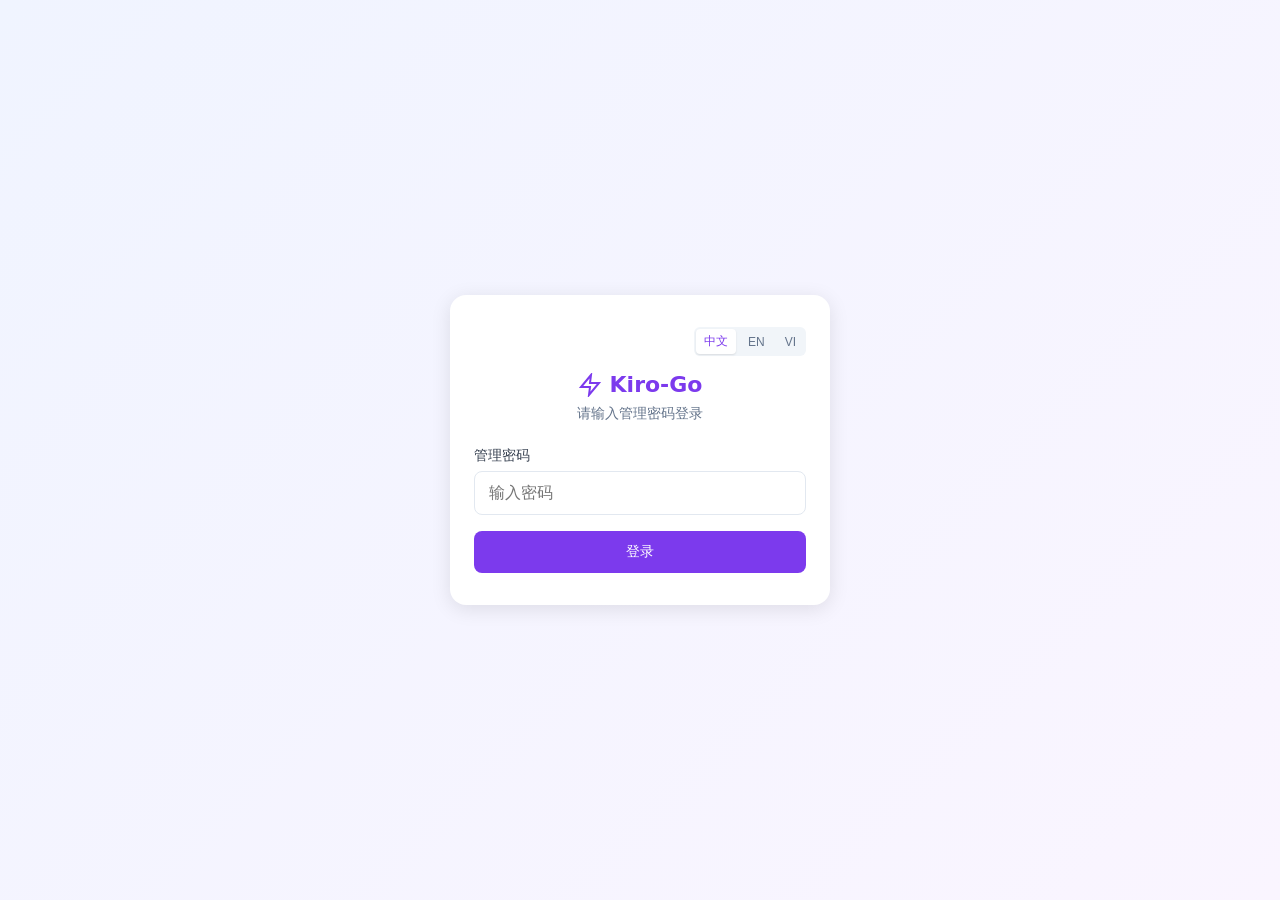
<file: web/index-legacy.html>
<!DOCTYPE html>
<html lang="zh">

<head>
    <meta charset="UTF-8">
    <meta name="viewport" content="width=device-width, initial-scale=1.0, maximum-scale=1.0, user-scalable=no">
    <title>Kiro-Go</title>
    <link rel="icon" type="image/png" href="/admin/icon.png?v=20260724">
    <style>
        * {
            box-sizing: border-box;
            margin: 0;
            padding: 0;
        }

        body {
            font-family: system-ui, -apple-system, sans-serif;
            background: #f8fafc;
            color: #1e293b;
            min-height: 100vh;
            -webkit-tap-highlight-color: transparent;
        }

        .container {
            max-width: 1100px;
            margin: 0 auto;
            padding: 16px;
        }

        .login-wrapper {
            min-height: 100vh;
            display: flex;
            align-items: center;
            justify-content: center;
            background: linear-gradient(135deg, #f0f4ff 0%, #faf5ff 100%);
            padding: 16px;
        }

        .login-box {
            background: #fff;
            padding: 32px 24px;
            border-radius: 16px;
            box-shadow: 0 4px 20px rgba(0, 0, 0, 0.1);
            width: 100%;
            max-width: 380px;
        }

        .login-box h1 {
            text-align: center;
            color: #7c3aed;
            margin-bottom: 8px;
            font-size: 22px;
            justify-content: center;
        }

        .login-box p {
            text-align: center;
            color: #64748b;
            margin-bottom: 24px;
            font-size: 14px;
        }

        .form-group {
            margin-bottom: 16px;
        }

        label {
            display: block;
            margin-bottom: 6px;
            color: #374151;
            font-size: 14px;
            font-weight: 500;
        }

        input[type="text"],
        input[type="password"],
        input[type="number"],
        select,
        textarea {
            width: 100%;
            padding: 12px 14px;
            border: 1px solid #e2e8f0;
            border-radius: 8px;
            font-size: 16px;
            background: #fff;
            color: #1e293b;
            -webkit-appearance: none;
        }

        input:focus,
        textarea:focus {
            outline: none;
            border-color: #7c3aed;
            box-shadow: 0 0 0 3px rgba(124, 58, 237, 0.1);
        }

        textarea {
            resize: vertical;
            min-height: 100px;
            font-family: monospace;
            font-size: 14px;
        }

        .btn {
            padding: 12px 18px;
            border: none;
            border-radius: 8px;
            cursor: pointer;
            font-size: 14px;
            font-weight: 500;
            transition: all 0.2s;
            touch-action: manipulation;
        }

        .btn-primary {
            background: #7c3aed;
            color: white;
        }

        .btn-primary:hover,
        .btn-primary:active {
            background: #6d28d9;
        }

        .btn-danger {
            background: #ef4444;
            color: white;
        }

        .btn-secondary {
            background: #f1f5f9;
            color: #374151;
        }

        .btn-success {
            background: #10B981;
            color: white;
        }

        .btn-sm {
            padding: 8px 12px;
            font-size: 13px;
        }

        .card {
            background: #fff;
            border-radius: 12px;
            padding: 16px;
            margin-bottom: 16px;
            box-shadow: 0 1px 3px rgba(0, 0, 0, 0.1);
        }

        .card-header {
            display: flex;
            justify-content: space-between;
            align-items: center;
            margin-bottom: 16px;
            padding-bottom: 12px;
            border-bottom: 1px solid #e2e8f0;
            flex-wrap: wrap;
            gap: 12px;
        }

        .card-title {
            font-size: 16px;
            font-weight: 600;
        }

        .card-actions {
            display: flex;
            gap: 8px;
            flex-wrap: wrap;
        }

        .stats-grid {
            display: grid;
            grid-template-columns: repeat(3, 1fr);
            gap: 10px;
            margin-bottom: 20px;
        }

        .stat-card {
            background: #fff;
            border-radius: 10px;
            padding: 12px 8px;
            text-align: center;
            box-shadow: 0 1px 3px rgba(0, 0, 0, 0.1);
        }

        .stat-value {
            font-size: 20px;
            font-weight: 700;
            color: #7c3aed;
        }

        .stat-label {
            font-size: 11px;
            color: #64748b;
            margin-top: 2px;
        }

        .badge {
            display: inline-block;
            padding: 3px 8px;
            border-radius: 4px;
            font-size: 11px;
            font-weight: 500;
            white-space: nowrap;
        }

        .badge-success {
            background: #dcfce7;
            color: #16a34a;
        }

        .badge-warning {
            background: #fef3c7;
            color: #d97706;
        }

        .badge-error {
            background: #fee2e2;
            color: #dc2626;
        }

        .badge-info {
            background: #ede9fe;
            color: #7c3aed;
        }

        .badge-pro {
            background: #3b82f6;
            color: white;
        }

        .badge-proplus {
            background: #8b5cf6;
            color: white;
        }

        .badge-power {
            background: #f59e0b;
            color: white;
        }

        .badge-free {
            background: #6b7280;
            color: white;
        }

        .badge-trial {
            background: #10b981;
            color: white;
        }

        .badge-banned {
            background: #dc2626;
            color: white;
        }

        .badge-suspended {
            background: #f59e0b;
            color: white;
        }

        .modal {
            display: none;
            position: fixed;
            top: 0;
            left: 0;
            width: 100%;
            height: 100%;
            background: rgba(0, 0, 0, 0.5);
            z-index: 1000;
            padding: 16px;
            overflow-y: auto;
        }

        .modal.active {
            display: flex;
            align-items: flex-start;
            justify-content: center;
            padding-top: 5vh;
        }

        .modal-content {
            background: #fff;
            border-radius: 12px;
            padding: 20px;
            width: 100%;
            max-width: 600px;
            margin-bottom: 20px;
        }

        .modal-header {
            display: flex;
            justify-content: space-between;
            align-items: center;
            margin-bottom: 20px;
        }

        .modal-title {
            font-size: 18px;
            font-weight: 600;
        }

        .modal-close {
            background: none;
            border: none;
            font-size: 28px;
            cursor: pointer;
            color: #64748b;
            padding: 0 8px;
        }

        .modal-footer {
            margin-top: 20px;
            display: flex;
            gap: 10px;
            justify-content: flex-end;
        }

        .switch {
            position: relative;
            display: inline-block;
            width: 44px;
            height: 24px;
            flex-shrink: 0;
        }

        .switch input {
            opacity: 0;
            width: 0;
            height: 0;
            position: absolute;
        }

        .slider {
            position: absolute;
            cursor: pointer;
            top: 0;
            left: 0;
            right: 0;
            bottom: 0;
            background: #cbd5e1;
            border-radius: 24px;
            transition: 0.3s;
        }

        .slider:before {
            position: absolute;
            content: "";
            height: 18px;
            width: 18px;
            left: 3px;
            bottom: 3px;
            background: white;
            border-radius: 50%;
            transition: 0.3s;
        }

        input:checked+.slider {
            background: #7c3aed;
        }

        input:checked+.slider:before {
            transform: translateX(20px);
        }

        .tabs {
            display: flex;
            gap: 4px;
            margin-bottom: 16px;
            background: #f1f5f9;
            padding: 4px;
            border-radius: 10px;
            overflow-x: auto;
            -webkit-overflow-scrolling: touch;
        }

        .tab {
            padding: 10px 16px;
            border-radius: 8px;
            cursor: pointer;
            color: #64748b;
            font-weight: 500;
            font-size: 14px;
            white-space: nowrap;
            flex-shrink: 0;
        }

        .tab:hover {
            color: #374151;
        }

        .tab.active {
            background: #fff;
            color: #7c3aed;
            box-shadow: 0 1px 3px rgba(0, 0, 0, 0.1);
        }

        .hidden {
            display: none !important;
        }

        .message {
            padding: 12px 16px;
            border-radius: 8px;
            margin-bottom: 12px;
            font-size: 14px;
        }

        .message-error {
            background: #fee2e2;
            color: #dc2626;
        }

        .endpoint {
            background: #f8fafc;
            padding: 12px;
            border-radius: 8px;
            font-family: monospace;
            font-size: 12px;
            margin-bottom: 10px;
            display: flex;
            justify-content: space-between;
            align-items: center;
            gap: 10px;
            word-break: break-all;
        }

        .endpoint span {
            flex: 1;
        }

        .header {
            display: flex;
            align-items: center;
            justify-content: space-between;
            margin-bottom: 16px;
            gap: 12px;
        }

        .header h1 {
            font-size: 18px;
            color: #7c3aed;
        }

        .account-card {
            background: #fff;
            border-radius: 12px;
            padding: 14px;
            margin-bottom: 12px;
            box-shadow: 0 1px 3px rgba(0, 0, 0, 0.1);
            border-left: 4px solid #7c3aed;
        }

        .account-header {
            display: flex;
            justify-content: space-between;
            align-items: flex-start;
            margin-bottom: 10px;
            gap: 10px;
        }

        .account-info {
            flex: 1;
            min-width: 0;
        }

        .account-email {
            font-weight: 600;
            font-size: 14px;
            color: #1e293b;
            word-break: break-all;
        }

        .account-meta {
            display: flex;
            gap: 6px;
            flex-wrap: wrap;
            margin-top: 6px;
        }

        .account-usage {
            margin: 10px 0;
        }

        .usage-bar {
            height: 6px;
            background: #e2e8f0;
            border-radius: 3px;
            overflow: hidden;
        }

        .usage-fill {
            height: 100%;
            background: #7c3aed;
            border-radius: 3px;
            transition: width 0.3s;
        }

        .usage-fill.high {
            background: #f59e0b;
        }

        .usage-fill.critical {
            background: #ef4444;
        }

        .usage-text {
            display: flex;
            justify-content: space-between;
            font-size: 11px;
            color: #64748b;
            margin-top: 4px;
        }

        .usage-label {
            font-size: 12px;
            color: #64748b;
            margin-bottom: 4px;
            font-weight: 500;
        }

        .account-usage+.account-usage {
            margin-top: 8px;
        }

        .badge-trial {
            background: #10b981;
            color: white;
        }

        .account-stats {
            display: grid;
            grid-template-columns: repeat(5, 1fr);
            gap: 6px;
            margin-top: 10px;
            padding-top: 10px;
            border-top: 1px solid #e2e8f0;
        }

        .account-stat {
            text-align: center;
        }

        .account-stat-value {
            font-weight: 600;
            font-size: 13px;
        }

        .account-stat-label {
            font-size: 10px;
            color: #64748b;
        }

        .account-actions {
            display: flex;
            gap: 6px;
            flex-shrink: 0;
            flex-wrap: wrap;
        }

        .detail-section {
            margin-bottom: 20px;
        }

        .detail-section h4 {
            font-size: 13px;
            color: #64748b;
            margin-bottom: 10px;
            text-transform: uppercase;
            letter-spacing: 0.5px;
        }

        .detail-grid {
            display: grid;
            grid-template-columns: 1fr;
            gap: 10px;
        }

        .detail-item {
            background: #f8fafc;
            padding: 10px 12px;
            border-radius: 8px;
        }

        .detail-label {
            font-size: 11px;
            color: #64748b;
            margin-bottom: 2px;
        }

        .detail-value {
            font-size: 13px;
            font-weight: 500;
            word-break: break-all;
        }

        .model-list {
            display: grid;
            gap: 8px;
            max-height: 250px;
            overflow-y: auto;
        }

        .model-item {
            background: #f8fafc;
            padding: 14px 16px;
            border-radius: 8px;
            margin-bottom: 10px;
            transition: background 0.2s ease;
        }

        .model-item:last-child {
            margin-bottom: 0;
        }

        .model-item:hover {
            background: #f1f5f9;
        }

        .model-name {
            font-weight: 600;
            font-size: 14px;
            color: #0f172a;
            line-height: 1.4;
        }

        .model-credit {
            font-size: 13px;
            margin-top: 4px;
        }

        .credit-ratio {
            color: #7c3aed;
            font-weight: 600;
        }

        .model-info {
            font-size: 12px;
            color: #64748b;
            margin-top: 6px;
            line-height: 1.5;
        }

        .btn-icon {
            display: inline-flex;
            align-items: center;
            justify-content: center;
            width: 36px;
            height: 36px;
            padding: 0;
        }

        .btn-icon svg {
            width: 18px;
            height: 18px;
        }

        .loading {
            opacity: 0.6;
            pointer-events: none;
        }

        .logo {
            display: flex;
            align-items: center;
            gap: 8px;
        }

        .logo svg {
            width: 24px;
            height: 24px;
            color: #7c3aed;
        }

        .machine-id-row {
            display: flex;
            gap: 8px;
            align-items: stretch;
            flex-wrap: wrap;
        }

        .machine-id-row input {
            flex: 1;
            min-width: 200px;
            font-family: monospace;
            font-size: 11px;
        }

        .machine-id-row .btn {
            flex-shrink: 0;
        }

        .lang-switch {
            display: flex;
            gap: 4px;
            background: #f1f5f9;
            padding: 2px;
            border-radius: 6px;
        }

        .lang-btn {
            padding: 4px 8px;
            border: none;
            background: transparent;
            cursor: pointer;
            font-size: 12px;
            border-radius: 4px;
            color: #64748b;
        }

        .lang-btn.active {
            background: #fff;
            color: #7c3aed;
            box-shadow: 0 1px 2px rgba(0, 0, 0, 0.1);
        }

        .header-right {
            display: flex;
            align-items: center;
            gap: 10px;
        }

        @media (max-width: 640px) {
            .container {
                padding: 12px;
            }

            .stats-grid {
                grid-template-columns: repeat(3, 1fr);
                gap: 8px;
            }

            .stat-card {
                padding: 10px 6px;
            }

            .stat-value {
                font-size: 18px;
            }

            .stat-label {
                font-size: 10px;
            }

            .card {
                padding: 14px;
            }

            .card-header {
                flex-direction: column;
                align-items: flex-start;
            }

            .card-actions {
                width: 100%;
            }

            .card-actions .btn {
                flex: 1;
                text-align: center;
            }

            .account-header {
                flex-direction: column;
            }

            .account-actions {
                width: 100%;
                justify-content: flex-start;
            }

            .account-actions .btn {
                padding: 8px 10px;
                font-size: 12px;
            }

            .account-stats {
                grid-template-columns: repeat(2, 1fr);
            }

            .detail-grid {
                grid-template-columns: 1fr;
            }

            .tabs {
                gap: 2px;
            }

            .tab {
                padding: 10px 12px;
                font-size: 13px;
            }

            .modal-content {
                padding: 16px;
            }

            .endpoint {
                flex-direction: column;
                align-items: stretch;
            }

            .endpoint .btn {
                width: 100%;
            }

            .machine-id-row {
                flex-direction: column;
            }

            .machine-id-row input {
                min-width: 100%;
            }

            .machine-id-row .btn {
                width: 100%;
            }
        }

        @media (min-width: 641px) {
            .detail-grid {
                grid-template-columns: repeat(2, 1fr);
            }
        }

        /* 隐私模式开关样式 */
        .privacy-toggle {
            white-space: nowrap;
        }

        @media (max-width: 640px) {
            .privacy-toggle {
                order: -1;
                width: 100%;
                justify-content: space-between;
                padding: 8px 0;
                border-bottom: 1px solid #e2e8f0;
                margin-bottom: 8px;
            }

            .privacy-toggle span {
                font-size: 14px;
            }
        }
    </style>
</head>

<body>
    <div id="loginPage" class="login-wrapper">
        <div class="login-box">
            <div style="display:flex;justify-content:flex-end;margin-bottom:16px">
                <div class="lang-switch">
                    <button class="lang-btn" data-lang="zh" onclick="setLang('zh')">中文</button>
                    <button class="lang-btn" data-lang="en" onclick="setLang('en')">EN</button>
                    <button class="lang-btn" data-lang="vi" onclick="setLang('vi')">VI</button>
                </div>
            </div>
            <h1 class="logo"><svg viewBox="0 0 24 24" fill="none" stroke="currentColor" stroke-width="2">
                    <path d="M13 2L3 14h9l-1 8 10-12h-9l1-8z" />
                </svg>Kiro-Go</h1>
            <p data-i18n="login.subtitle"></p>
            <div class="form-group">
                <label data-i18n="login.password"></label>
                <input type="password" id="pwdField" data-i18n-placeholder="login.passwordPlaceholder"
                    autocomplete="off">
            </div>
            <button type="button" class="btn btn-primary" style="width:100%" onclick="login()"
                data-i18n="login.submit"></button>
            <div id="loginError" class="message message-error hidden" style="margin-top:12px"></div>
        </div>
    </div>
    <div id="mainPage" class="container hidden">
        <div class="header">
            <h1 class="logo"><svg viewBox="0 0 24 24" fill="none" stroke="currentColor" stroke-width="2">
                    <path d="M13 2L3 14h9l-1 8 10-12h-9l1-8z" />
                </svg>Kiro-Go</h1>
            <div class="header-right">
                <div class="lang-switch">
                    <button class="lang-btn" data-lang="zh" onclick="setLang('zh')">中文</button>
                    <button class="lang-btn" data-lang="en" onclick="setLang('en')">EN</button>
                    <button class="lang-btn" data-lang="vi" onclick="setLang('vi')">VI</button>
                </div>
                <span class="badge badge-success" id="statusBadge" data-i18n="status.running"></span>
                <span class="badge badge-info" id="versionBadge" style="cursor:pointer" onclick="checkUpdate(true)"></span>
                <button class="btn btn-sm btn-danger" onclick="logout()" data-i18n="common.logout" style="padding:4px 12px;font-size:12px"></button>
            </div>
        </div>
        <div class="stats-grid">
            <div class="stat-card">
                <div class="stat-value" id="statAccounts">0</div>
                <div class="stat-label" data-i18n="stats.accounts"></div>
            </div>
            <div class="stat-card">
                <div class="stat-value" id="statRequests">0</div>
                <div class="stat-label" data-i18n="stats.requests"></div>
            </div>
            <div class="stat-card">
                <div class="stat-value" id="statSuccess">0</div>
                <div class="stat-label" data-i18n="stats.success"></div>
            </div>
            <div class="stat-card">
                <div class="stat-value" id="statFailed">0</div>
                <div class="stat-label" data-i18n="stats.failed"></div>
            </div>
            <div class="stat-card">
                <div class="stat-value" id="statTokens">0</div>
                <div class="stat-label">Tokens</div>
            </div>
            <div class="stat-card">
                <div class="stat-value" id="statCredits">0</div>
                <div class="stat-label">Credits</div>
            </div>
        </div>
        <div class="tabs">
            <div class="tab active" data-tab="accounts" data-i18n="tabs.accounts"></div>
            <div class="tab" data-tab="settings" data-i18n="tabs.settings"></div>
            <div class="tab" data-tab="api" data-i18n="tabs.api"></div>
        </div>
        <div id="tabAccounts" class="tab-content">
            <div class="card">
                <div class="card-header">
                    <span class="card-title" data-i18n="accounts.title"></span>
                    <div class="card-actions">
                        <div class="routing-toggle" style="display:flex;align-items:center;gap:8px;cursor:pointer;user-select:none" title="" data-i18n-title="routing.modeTooltip">
                            <span style="font-size:13px;color:#374151;font-weight:500" data-i18n="routing.switchLabel">Chia đều request</span>
                            <label class="switch" style="margin:0">
                                <input type="checkbox" id="routingModeToggleLegacy" onchange="toggleRoutingModeLegacy(this.checked)">
                                <span class="slider"></span>
                            </label>
                            <span class="badge badge-warning" id="routingModeBadgeLegacy" style="font-size:11px">Sequential</span>
                        </div>
                        <div class="privacy-toggle" style="display:flex;align-items:center;gap:8px;cursor:pointer;user-select:none">
                            <span style="font-size:13px;color:#374151;font-weight:500" data-i18n="privacy.label"></span>
                            <label class="switch" style="margin:0">
                                <input type="checkbox" id="privacyModeToggle" checked onchange="togglePrivacyMode()">
                                <span class="slider"></span>
                            </label>
                        </div>
                        <button class="btn btn-secondary btn-sm" onclick="showExportModal()" data-i18n="accounts.export"></button>
                        <button class="btn btn-secondary btn-sm" onclick="refreshAllModels()" data-i18n="models.refreshAll"></button>
                        <button class="btn btn-primary btn-sm" onclick="showModal('add')" data-i18n="accounts.add"></button>
                    </div>
                </div>
                <div id="accountsToolbar" style="display:flex;gap:8px;align-items:center;padding:0 20px 12px">
                    <label style="display:flex;align-items:center;gap:4px;cursor:pointer;user-select:none;flex-shrink:0"><input type="checkbox" id="selectAllCheckbox" onchange="toggleSelectAll(this.checked)" style="width:15px;height:15px;cursor:pointer"> <span style="font-size:13px;color:#374151" data-i18n="batch.selectAll"></span></label>
                    <div style="height:16px;width:1px;background:#e2e8f0;flex-shrink:0"></div>
                    <div id="batchBar" style="display:none;align-items:center;gap:6px;flex-shrink:0">
                        <span id="batchCount" style="font-size:12px;color:#7c3aed;font-weight:600;white-space:nowrap"></span>
                        <button class="btn btn-sm btn-primary" onclick="batchAction('enable')" style="padding:3px 10px;font-size:12px" data-i18n="batch.enable"></button>
                        <button class="btn btn-sm btn-secondary" onclick="batchAction('disable')" style="padding:3px 10px;font-size:12px" data-i18n="batch.disable"></button>
                        <button class="btn btn-sm btn-secondary" onclick="batchAction('refresh')" style="padding:3px 10px;font-size:12px" data-i18n="batch.refresh"></button>
                        <button class="btn btn-sm btn-secondary" onclick="batchRefreshModels()" style="padding:3px 10px;font-size:12px" data-i18n="batch.refreshModels"></button>
                        <div style="height:16px;width:1px;background:#e2e8f0;flex-shrink:0"></div>
                    </div>
                    <div style="display:flex;gap:6px;align-items:center;margin-left:auto;flex-shrink:0">
                        <input type="text" id="filterSearch" oninput="onFilterChange()" style="width:260px;padding:8px 12px;border:1px solid #e2e8f0;border-radius:6px;font-size:14px;outline:none" data-i18n-placeholder="filter.search">
                        <select id="filterStatusSelect" onchange="onFilterChange()" style="padding:4px 6px;border:1px solid #e2e8f0;border-radius:6px;font-size:12px;background:#fff;cursor:pointer">
                            <option value="all" data-i18n="filter.all"></option>
                            <option value="enabled" data-i18n="filter.enabled"></option>
                            <option value="disabled" data-i18n="filter.disabled"></option>
                            <option value="banned" data-i18n="filter.banned"></option>
                        </select>
                    </div>
                </div>
                <div id="accountsList"></div>
            </div>
        </div>
        <div id="tabSettings" class="tab-content hidden">
            <div class="card">
                <div class="card-header"><span class="card-title" data-i18n="settings.apiSettings"></span></div>
                <div class="form-group">
                    <label style="display:flex;align-items:center;gap:10px">
                        <label class="switch"><input type="checkbox" id="requireApiKey"><span
                                class="slider"></span></label>
                        <span data-i18n="settings.enableApiKey"></span>
                    </label>
                </div>
                <div class="form-group"><label>API Key</label><div style="display:flex;gap:8px;align-items:stretch"><input type="text" id="apiKeyInput" style="flex:1"
                        data-i18n-placeholder="settings.apiKeyPlaceholder"><button class="btn btn-sm btn-secondary" onclick="generateApiKey()" data-i18n="settings.generateApiKey"></button></div></div>
                <button class="btn btn-primary" onclick="saveSettings()" data-i18n="common.save"></button>
            </div>
            <div class="card">
                <div class="card-header"><span class="card-title" data-i18n="settings.usageSettings"></span></div>
                <div class="form-group">
                    <label style="display:flex;align-items:center;gap:10px">
                        <label class="switch"><input type="checkbox" id="allowOverUsage"><span
                                class="slider"></span></label>
                        <span data-i18n="settings.allowOverUsage"></span>
                    </label>
                    <small style="color:#64748b;font-size:12px;margin-top:4px;display:block"
                        data-i18n="settings.allowOverUsageHint"></small>
                </div>
                <button class="btn btn-primary" onclick="saveOverUsageConfig()" data-i18n="common.save"></button>
            </div>
            <div class="card">
                <div class="card-header"><span class="card-title" data-i18n="routing.settingsTitle"></span></div>
                <div class="form-group">
                    <label style="font-weight:600;margin-bottom:8px;display:block" data-i18n="routing.settingsLabel"></label>
                    <div style="display:flex;flex-direction:column;gap:10px">
                        <label style="display:flex;align-items:flex-start;gap:8px;cursor:pointer">
                            <input type="radio" name="accountRoutingModeRadioLegacy" value="sequential" id="routingModeRadioSeqLegacy">
                            <div>
                                <div style="font-weight:500" data-i18n="routing.modeSequentialTitle"></div>
                                <small style="color:#64748b;font-size:12px" data-i18n="routing.modeSequentialDesc"></small>
                            </div>
                        </label>
                        <label style="display:flex;align-items:flex-start;gap:8px;cursor:pointer">
                            <input type="radio" name="accountRoutingModeRadioLegacy" value="round_robin" id="routingModeRadioRRLegacy">
                            <div>
                                <div style="font-weight:500" data-i18n="routing.modeRoundRobinTitle"></div>
                                <small style="color:#64748b;font-size:12px" data-i18n="routing.modeRoundRobinDesc"></small>
                            </div>
                        </label>
                    </div>
                </div>
                <button class="btn btn-primary" onclick="saveRoutingModeLegacy()" data-i18n="common.save"></button>
            </div>
            <div class="card">
                <div class="card-header"><span class="card-title" data-i18n="settings.thinkingSettings"></span></div>
                <div class="form-group">
                    <label data-i18n="settings.thinkingSuffix"></label>
                    <input type="text" id="thinkingSuffix" placeholder="-thinking">
                    <small style="color:#64748b;font-size:12px;margin-top:4px;display:block"
                        data-i18n="settings.thinkingSuffixHint"></small>
                </div>
                <div class="form-group">
                    <label data-i18n="settings.openaiFormat"></label>
                    <select id="openaiThinkingFormat">
                        <option value="reasoning_content">reasoning_content (DeepSeek)</option>
                        <option value="thinking">&lt;thinking&gt; (Claude)</option>
                        <option value="think">&lt;think&gt; (OpenAI)</option>
                    </select>
                </div>
                <div class="form-group">
                    <label data-i18n="settings.claudeFormat"></label>
                    <select id="claudeThinkingFormat">
                        <option value="thinking">&lt;thinking&gt; (Claude)</option>
                        <option value="think">&lt;think&gt; (OpenAI)</option>
                        <option value="reasoning_content" data-i18n="settings.noTag"></option>
                    </select>
                </div>
                <button class="btn btn-primary" onclick="saveThinkingConfig()"
                    data-i18n="settings.saveThinking"></button>
            </div>
            <div class="card">
                <div class="card-header"><span class="card-title" data-i18n="settings.endpointSettings"></span></div>
                <div class="form-group">
                    <label data-i18n="settings.preferredEndpoint"></label>
                    <select id="preferredEndpoint">
                        <option value="auto" data-i18n="settings.endpointAuto"></option>
                        <option value="kiro">Kiro IDE</option>
                        <option value="codewhisperer">CodeWhisperer</option>
                        <option value="amazonq">AmazonQ</option>
                    </select>
                    <small style="color:#64748b;font-size:12px;margin-top:4px;display:block"
                        data-i18n="settings.endpointHint"></small>
                </div>
                <div class="form-group">
                    <label style="display:flex;align-items:center;gap:8px;cursor:pointer">
                        <input type="checkbox" id="endpointFallback" checked>
                        <span data-i18n="settings.endpointFallback"></span>
                    </label>
                    <small style="color:#64748b;font-size:12px;margin-top:4px;display:block"
                        data-i18n="settings.endpointFallbackHint"></small>
                </div>
                <button class="btn btn-primary" onclick="saveEndpointConfig()"
                    data-i18n="settings.saveEndpoint"></button>
            </div>
            <div class="card">
                <div class="card-header"><span class="card-title" data-i18n="settings.adminPassword"></span></div>
                <div class="form-group"><label data-i18n="settings.newPassword"></label><input type="password"
                        id="newPassword" data-i18n-placeholder="settings.newPasswordPlaceholder"></div>
                <button class="btn btn-primary" onclick="changePassword()" data-i18n="settings.changePassword"></button>
            </div>
            <div class="card">
                <div class="card-header"><span class="card-title" data-i18n="settings.proxySettings"></span></div>
                <div class="form-group">
                    <label data-i18n="settings.proxyType"></label>
                    <select id="proxyType" onchange="onProxyTypeChange()">
                        <option value="none" data-i18n="settings.proxyNone"></option>
                        <option value="socks5">SOCKS5</option>
                        <option value="http">HTTP</option>
                    </select>
                </div>
                <div id="proxyFields" style="display:none">
                    <div class="form-group">
                        <label data-i18n="settings.proxyHost"></label>
                        <div style="display:flex;gap:8px;align-items:stretch">
                            <input type="text" id="proxyHost" style="flex:1" placeholder="127.0.0.1">
                            <input type="number" id="proxyPort" style="width:90px" placeholder="1080" min="1" max="65535">
                        </div>
                    </div>
                    <div class="form-group">
                        <label data-i18n="settings.proxyAuth"></label>
                        <div style="display:flex;gap:8px">
                            <input type="text" id="proxyUsername" style="flex:1" data-i18n-placeholder="settings.proxyUsername" autocomplete="off">
                            <input type="password" id="proxyPassword" style="flex:1" data-i18n-placeholder="settings.proxyPassword" autocomplete="new-password">
                        </div>
                    </div>
                </div>
                <button class="btn btn-primary" onclick="saveProxyConfig()" data-i18n="settings.saveProxy"></button>
            </div>
            <div class="card">
                <div class="card-header"><span class="card-title" data-i18n="settings.promptFilter"></span></div>
                <div class="form-group">
                    <label style="font-weight:600;margin-bottom:12px;display:block" data-i18n="settings.builtinFilters"></label>
                    <div style="display:flex;flex-direction:column;gap:12px">
                        <div>
                            <label style="display:flex;align-items:center;gap:10px">
                                <label class="switch"><input type="checkbox" id="filterClaudeCode"><span class="slider"></span></label>
                                <span data-i18n="settings.filterClaudeCode"></span>
                            </label>
                            <small style="color:#64748b;font-size:12px;margin-top:4px;display:block;margin-left:54px" data-i18n="settings.filterClaudeCodeHint"></small>
                        </div>
                        <div>
                            <label style="display:flex;align-items:center;gap:10px">
                                <label class="switch"><input type="checkbox" id="filterEnvNoise"><span class="slider"></span></label>
                                <span data-i18n="settings.filterEnvNoise"></span>
                            </label>
                            <small style="color:#64748b;font-size:12px;margin-top:4px;display:block;margin-left:54px" data-i18n="settings.filterEnvNoiseHint"></small>
                        </div>
                        <div>
                            <label style="display:flex;align-items:center;gap:10px">
                                <label class="switch"><input type="checkbox" id="filterStripBoundaries"><span class="slider"></span></label>
                                <span data-i18n="settings.filterStripBoundaries"></span>
                            </label>
                            <small style="color:#64748b;font-size:12px;margin-top:4px;display:block;margin-left:54px" data-i18n="settings.filterStripBoundariesHint"></small>
                        </div>
                    </div>
                </div>
                <div class="form-group" style="margin-top:16px">
                    <label style="font-weight:600;margin-bottom:8px;display:block" data-i18n="settings.customRules"></label>
                    <div id="promptFilterRules" style="margin-bottom:8px"></div>
                    <div style="display:flex;gap:8px;flex-wrap:wrap">
                        <button class="btn btn-sm btn-secondary" onclick="addPromptRule('regex')" data-i18n="promptFilter.addRegex"></button>
                        <button class="btn btn-sm btn-secondary" onclick="addPromptRule('lines-containing')" data-i18n="promptFilter.addContains"></button>
                    </div>
                </div>
                <button class="btn btn-primary" onclick="savePromptFilter()" data-i18n="settings.savePromptFilter"></button>
            </div>
            <div class="card">
                <div class="card-header"><span class="card-title" data-i18n="settings.statistics"></span></div>
                <button class="btn btn-danger" onclick="resetStats()" data-i18n="settings.resetStats"></button>
            </div>
        </div>
        <div id="tabApi" class="tab-content hidden">
            <div class="card">
                <div class="card-header"><span class="card-title" data-i18n="api.endpoints"></span></div>
                <p style="margin-bottom:10px;font-weight:500;font-size:14px">Claude API</p>
                <div class="endpoint"><span id="claudeEndpoint"></span><button class="btn btn-sm btn-secondary"
                        onclick="copy('claudeEndpoint')" data-i18n="common.copy"></button></div>
                <p style="margin:14px 0 10px;font-weight:500;font-size:14px">OpenAI API</p>
                <div class="endpoint"><span id="openaiEndpoint"></span><button class="btn btn-sm btn-secondary"
                        onclick="copy('openaiEndpoint')" data-i18n="common.copy"></button></div>
                <p style="margin:14px 0 10px;font-weight:500;font-size:14px" data-i18n="api.modelList"></p>
                <div class="endpoint"><span id="modelsEndpoint"></span><button class="btn btn-sm btn-secondary"
                        onclick="copy('modelsEndpoint')" data-i18n="common.copy"></button></div>
                <p style="margin:14px 0 10px;font-weight:500;font-size:14px" data-i18n="api.stats"></p>
                <div class="endpoint"><span id="statsEndpoint"></span><button class="btn btn-sm btn-secondary"
                        onclick="copy('statsEndpoint')" data-i18n="common.copy"></button></div>
                <p style="font-size:12px;color:#64748b;margin-top:4px" data-i18n="api.statsHint"></p>
            </div>
        </div>
    </div>
    <div id="addModal" class="modal">
        <div class="modal-content">
            <div class="modal-header"><span class="modal-title" id="modalTitle"></span><button class="modal-close"
                    onclick="closeModal()">&times;</button></div>
            <div id="modalBody"></div>
        </div>
    </div>
    <div id="detailModal" class="modal">
        <div class="modal-content">
            <div class="modal-header"><span class="modal-title" data-i18n="detail.title"></span><button
                    class="modal-close" onclick="closeDetailModal()">&times;</button></div>
            <div id="detailBody"></div>
        </div>
    </div>
    <div id="exportModal" class="modal">
        <div class="modal-content">
            <div class="modal-header"><span class="modal-title" data-i18n="export.title"></span><button
                    class="modal-close" onclick="closeExportModal()">&times;</button></div>
            <div id="exportBody"></div>
        </div>
    </div>
    <div id="updateModal" class="modal">
        <div class="modal-content">
            <div class="modal-header"><span class="modal-title" data-i18n="update.title"></span><button
                    class="modal-close" onclick="closeUpdateModal()">&times;</button></div>
            <div id="updateBody"></div>
        </div>
    </div>
    <script>
        const i18n = {
            zh: {
                'login.subtitle': '请输入管理密码登录',
                'login.password': '管理密码',
                'login.passwordPlaceholder': '输入密码',
                'login.submit': '登录',
                'login.error': '密码错误',
                'login.connectError': '连接失败',
                'status.running': '运行中',
                'stats.accounts': '账号',
                'stats.requests': '请求',
                'stats.success': '成功',
                'stats.failed': '失败',
                'tabs.accounts': '账号',
                'tabs.settings': '设置',
                'tabs.api': 'API',
                'accounts.title': '账号列表',
                'accounts.add': '添加账号',
                'accounts.empty': '暂无账号',
                'accounts.refresh': '刷新',
                'accounts.detail': '详情',
                'accounts.enable': '启用',
                'accounts.disable': '禁用',
                'accounts.delete': '删除',
                'accounts.requests': '请求',
                'accounts.tokens': 'Tokens',
                'accounts.credits': 'Credits',
                'accounts.expiry': '到期',
                'accounts.noToken': '无Token',
                'accounts.expired': '已过期',
                'accounts.disabled': '已禁用',
                'accounts.normal': '正常',
                'accounts.enabled': '已启用',
                'accounts.banned': '已封禁',
                'accounts.suspended': '已暂停',
                'accounts.refreshFailed': '刷新失败',
                'accounts.confirmDelete': '确定删除？',
                'accounts.mainQuota': '主配额',
                'accounts.trialQuota': '试用配额',
                'accounts.trial': '试用中',
                'accounts.trialExpired': '已过期',
                'accounts.trialToday': '今天到期',
                'accounts.copyJSON': '复制 JSON',
                'accounts.copyJSONSuccess': 'JSON 已复制到剪贴板',
                'accounts.trialDays': '天后到期',
                'accounts.overage': '超额调用',
                'time.expired': '已过期',
                'time.minutes': '分钟',
                'time.hours': '小时',
                'time.days': '天',
                'settings.apiSettings': 'API 设置',
                'settings.enableApiKey': '启用 API Key 验证',
                'settings.apiKeyPlaceholder': '留空则不验证',
                'settings.generateApiKey': '随机生成',
                'settings.usageSettings': '用量控制',
                'settings.allowOverUsage': '允许超额使用',
                'settings.allowOverUsageHint': '开启后，即使账号额度用尽也会继续使用该账号处理请求，不再因余额不足而报错',
                                'settings.overUsageSaved': '超额使用设置已保存',
                'routing.title': '账号路由模式',
                'routing.switchLabel': '轮询均衡',
                'routing.modeTooltip': '开启后轮询均衡分配请求至各账号/API Key；关闭后顺序用尽单个账号额度后再切换',
                'routing.settingsTitle': '账号路由负载均衡策略',
                'routing.settingsLabel': '账号池请求分发策略：',
                'routing.modeSequentialTitle': '顺序填充 (Sequential - 默认)',
                'routing.modeSequentialDesc': '优先将所有请求发送至第一个可用账号，直到该账号额度用尽或冷却/故障后再顺延切换至下一个账号。',
                'routing.modeRoundRobinTitle': '轮询均衡 (Round-Robin - 均衡请求)',
                'routing.modeRoundRobinDesc': '将请求依次均匀分配至各可用账号和 API Key，避免单个账号过载，保持账号列表平滑。',
                'settings.thinkingSettings': 'Thinking 模式设置',
                'settings.thinkingSuffix': '触发后缀',
                'settings.thinkingSuffixHint': '模型名称加此后缀即启用思考模式，如 claude-sonnet-4.5-thinking',
                'settings.openaiFormat': 'OpenAI API 输出格式',
                'settings.claudeFormat': 'Claude API 输出格式',
                'settings.noTag': '直接输出 (无标签)',
                'settings.saveThinking': '保存 Thinking 设置',
                'settings.thinkingSaved': 'Thinking 设置已保存',
                'settings.endpointSettings': 'Kiro 端点设置',
                'settings.preferredEndpoint': '首选端点',
                'settings.endpointAuto': '自动选择',
                'settings.endpointHint': '选择首选端点，自动选择模式下会根据可用性自动选择端点',
                'settings.endpointFallback': '端点不可用时自动切换',
                'settings.endpointFallbackHint': '关闭后，仅使用选定的端点，不会自动切换到其他端点',
                'settings.saveEndpoint': '保存端点设置',
                'settings.endpointSaved': '端点设置已保存',
                'settings.adminPassword': '管理密码',
                'settings.newPassword': '新密码',
                'settings.newPasswordPlaceholder': '输入新密码',
                'settings.changePassword': '修改密码',
                'settings.passwordRequired': '请输入新密码',
                'settings.passwordChanged': '密码已修改',
                'settings.statistics': '统计',
                'settings.resetStats': '重置统计',
                'settings.confirmReset': '确定重置统计？',
                'settings.proxySettings': '出站代理设置',
                'settings.proxyType': '代理类型',
                'settings.proxyNone': '直连（不使用代理）',
                'settings.proxyHost': '地址 / 端口',
                'settings.proxyAuth': '认证（可选）',
                'settings.proxyUsername': '用户名',
                'settings.proxyPassword': '密码',
                'settings.proxyHostRequired': '请填写代理地址和端口',
                'settings.saveProxy': '保存代理设置',
                'settings.proxySaved': '代理设置已保存',
                'settings.promptFilter': 'System Prompt 过滤',
                'settings.builtinFilters': '内置过滤器',
                'settings.filterClaudeCode': '替换 Claude Code CLI 系统提示',
                'settings.filterClaudeCodeHint': '检测到 Claude Code 内置系统提示时，替换为精简的后端提示词，避免泄露大量 CLI 指令到请求体。',
                'settings.filterEnvNoise': '过滤环境噪音行',
                'settings.filterEnvNoiseHint': '移除系统提示中注入的环境变量、Git 状态、最近提交等噪音内容。',
                'settings.filterStripBoundaries': '移除边界标记',
                'settings.filterStripBoundariesHint': '移除 --- SYSTEM PROMPT --- / --- END SYSTEM PROMPT --- 等边界标记行。',
                'settings.savePromptFilter': '保存过滤设置',
                'settings.promptFilterSaved': '过滤设置已保存',
                'settings.customRules': '自定义过滤规则',
                'api.endpoints': 'API 端点',
                'api.modelList': '模型列表',
                'api.stats': '统计数据',
                'api.statsHint': '需要在请求头中携带 API Key 鉴权（Authorization: Bearer sk-xxx），未启用 API Key 验证时无需鉴权',
                'detail.title': '账号详情',
                'detail.basicInfo': '基本信息',
                'detail.email': '邮箱',
                'detail.userId': '用户ID',
                'detail.authMethod': '认证方式',
                'detail.region': 'Region',
                'detail.machineId': '机器码',
                'detail.generate': '生成',
                'detail.subscription': '订阅信息',
                'detail.subscriptionType': '订阅类型',
                'detail.tokenExpiry': 'Token到期',
                'detail.usage': '用量',
                'detail.mainQuota': '主配额',
                'detail.trialQuota': '试用配额',
                'detail.trialStatus': '试用状态',
                'detail.trialExpiry': '试用到期',
                'detail.resetDate': '重置日期',
                'detail.statistics': '统计',
                'detail.requestCount': '请求数',
                'detail.errorCount': '错误数',
                'detail.totalTokens': '总Tokens',
                'detail.totalCredits': '总Credits',
                'detail.models': '可用模型',
                'detail.loadModels': '加载',
                'detail.refreshModelCache': '刷新路由缓存',
                'detail.loading': '加载中...',
                'detail.noModels': '无可用模型',
                'detail.loadFailed': '加载失败',
                'detail.machineIdError': '机器码格式错误',
                'detail.saved': '已保存',
                'detail.saveFailed': '保存失败',
                'detail.generateFailed': '生成失败',
                'modal.addAccount': '添加账号',
                'modal.builderIdTitle': 'AWS Builder ID',
                'modal.builderIdDesc': '通过 AWS Builder ID 授权登录添加个人账号',
                'modal.iamTitle': 'IAM Identity Center (企业 SSO) 登录',
                'modal.iamDesc': '通过 IAM Identity Center (企业 SSO) 授权添加企业账号',
                'modal.microsoftTitle': 'Microsoft Enterprise SSO 登录',
                'modal.microsoftDesc': '通过 Microsoft Entra ID 企业账号授权登录 Kiro',
                'microsoft.instructions': '登录流程与 IAM 企业 SSO 一致：打开登录页；浏览器跳转到 localhost 失败后，复制地址栏中的完整回调 URL 并粘贴到下方。服务不会监听或暴露 3128 端口。',
                'microsoft.loginUrl': '登录地址',
                'microsoft.callbackUrl': '回调 URL',
                'microsoft.callbackPlaceholder': 'http://localhost:3128/...（请粘贴完整地址）',
                'microsoft.start': '开始登录',
                'microsoft.continue': '继续登录',
                'microsoft.callbackRequired': '请先粘贴完整的回调 URL',
                'microsoft.kiroPrompt': '完成 Kiro 登录后，复制浏览器地址栏中的完整 localhost 回调 URL。',
                'microsoft.providerPrompt': '继续完成 Microsoft 登录，再复制新的完整 localhost 回调 URL。',
                'microsoft.selectProfile': '选择 Kiro Profile',
                'microsoft.profileHint': '该 Microsoft 账号关联了多个 Kiro Profile，请选择要添加的一个。',
                'microsoft.confirmProfile': '确认添加',
                'microsoft.success': 'Microsoft Enterprise SSO 登录成功',
                'modal.ssoTitle': 'SSO Token',
                'modal.ssoDesc': '通过浏览器 x-amz-sso_authn Token 添加账号',
                'modal.localTitle': 'Kiro 本地缓存',
                'modal.localDesc': '通过 Kiro IDE 本地缓存文件添加账号',
                'modal.credentialsTitle': '凭证 JSON',
                'modal.credentialsDesc': '通过 Kiro Account Manager 导出的凭证添加账号',
                'modal.cookieTitle': 'Kiro 网页 Cookie',
                'modal.cookieDesc': '通过从 Kiro 网页 Cookie 中获取的 RefreshToken 添加账号',
                'cookie.howToGet': '如何获取 RefreshToken？',
                'cookie.step1': '打开浏览器，访问并登录',
                'cookie.step2': '在页面空白处右键 → 检查 → Application → Cookies → https://app.kiro.dev',
                'cookie.step3': '在列表中找到 <b>RefreshToken</b>，双击其 Value 列并复制',
                'cookie.refreshToken': 'RefreshToken',
                'cookie.provider': '登录方式',
                'cookie.github': 'GitHub',
                'cookie.google': 'Google',
                'cookie.refreshTokenPlaceholder': '粘贴 RefreshToken Cookie 的值',
                'cookie.refreshTokenMissing': '请填写 RefreshToken',
                'cookie.importSuccess': '账号添加成功',
                'cookie.link': 'https://app.kiro.dev/account/usage',
                'builderid.startLogin': '开始登录',
                'builderid.verifyCode': '请在浏览器中输入上方验证码',
                'builderid.verifyUrl': '验证链接',
                'builderid.open': '打开',
                'builderid.waiting': '等待授权中...',
                'builderid.success': '登录成功',
                'iam.startUrl': 'Start URL',
                'iam.loginUrl': '登录链接',
                'iam.completeLogin': '请在浏览器中完成登录，然后粘贴回调 URL',
                'iam.callbackUrl': '回调 URL',
                'iam.complete': '完成登录',
                'sso.howToGet': '如何获取 Token?',
                'sso.step1': '在浏览器中访问并登录',
                'sso.step2': '按 F12 打开开发者工具 → Application → Cookies',
                'sso.step3': '找到并复制',
                'sso.tokenLabel': 'x-amz-sso_authn',
                'sso.tokenHint': '*支持批量导入，每行一个 Token',
                'sso.tokenPlaceholder': '粘贴 x-amz-sso_authn 值',
                'sso.importSuccess': '成功添加 {0} 个账号',
                'sso.importPartial': '，{0} 个失败',
                'local.fileLocation': '文件位置',
                'local.loginChannel': '登录渠道',
                'local.tokenFile': 'kiro-auth-token.json',
                'local.tokenRequired': '*必填',
                'local.clientFile': '{hash}.json',
                'local.clientRequired': '*IdC 登录必填',
                'local.pasteOrUpload': '粘贴文件内容或上传文件',
                'local.upload': '上传',
                'local.tokenMissing': '请提供 kiro-auth-token.json 内容',
                'local.tokenInvalid': 'kiro-auth-token.json 格式错误',
                'local.refreshTokenMissing': '缺少 refreshToken',
                'local.clientMissing': 'IdC 登录需要提供 {hash}.json 内容',
                'local.clientInvalid': '{hash}.json 格式错误',
                'local.clientSecretMissing': '缺少 clientId 或 clientSecret',
                'local.importSuccess': '导入成功',
                'credentials.label': '凭证 JSON',
                'credentials.authMethod': '认证方式',
                'credentials.authHint': '*影响 Token 刷新方式',
                'credentials.social': 'Social (AWS Builder ID / Google / GitHub)',
                'credentials.idc': 'IAM Identity Center (企业 SSO)',
                'credentials.jsonError': 'JSON 格式错误',
                'credentials.batchHint': '支持单个对象、JSON 数组或 Kiro Account Manager 导出格式批量导入。必填: refreshToken。可选: provider (BuilderId/Enterprise/Github/Google), clientId, clientSecret',
                'common.save': '保存设置',
                'common.saved': '保存',
                'common.copy': '复制',
                'common.copied': '已复制',
                'common.cancel': '取消',
                'common.back': '返回',
                'common.add': '添加',
                'common.failed': '失败',
                'common.saveFailed': '保存失败',
                'common.logout': '退出登录',
                'accounts.export': '导出',
                'models.refreshAll': '刷新模型缓存',
                'models.confirmRefreshAll': '确定为所有已启用账号刷新模型缓存？',
                'models.refreshAllDone': '模型缓存刷新完成，共缓存 {0} 个模型',
                'export.title': '导出账号',
                'export.selectAll': '全选',
                'export.deselectAll': '取消全选',
                'export.selected': '已选 {0} 个',
                'export.downloadJson': '下载 JSON',
                'export.showJson': '显示 JSON',
                'export.copyJson': '复制 JSON',
                'export.copied': '已复制到剪贴板',
                'export.noSelection': '请至少选择一个账号',
                'update.title': '版本更新',
                'update.current': '当前版本',
                'update.latest': '最新版本',
                'update.newVersion': '发现新版本',
                'update.upToDate': '已是最新版本',
                'update.checkFailed': '检查更新失败',
                'update.goDownload': '前往下载',
                'update.changelog': '更新内容',
                'privacy.label': '隐私模式',
                'privacy.tooltip': '开启后邮箱将脱敏显示',
                'batch.enable': '批量启用',
                'batch.disable': '批量禁用',
                'batch.refresh': '批量刷新',
                'batch.refreshModels': '批量刷新模型',
                'batch.selected': '已选 {0} 个',
                'batch.selectAll': '全选',
                'batch.confirmEnable': '确定批量启用 {0} 个账号？',
                'batch.confirmDisable': '确定批量禁用 {0} 个账号？',
                'batch.confirmRefresh': '确定批量刷新 {0} 个账号？',
                'batch.refreshResult': '刷新完成：成功 {0}，失败 {1}',
                'batch.confirmRefreshModels': '确定为已选 {0} 个账号刷新模型缓存？',
                'batch.refreshModelsResult': '模型缓存刷新完成：成功 {0}，失败 {1}',
                'batch.done': '操作完成',
                'filter.search': '搜索邮箱/昵称...',
                'filter.all': '全部',
                'filter.enabled': '已启用',
                'filter.disabled': '已禁用',
                'filter.banned': '已封禁',
                'accounts.weight': '权重',
                'detail.weight': '请求权重',
                'detail.weightHint': '0-1=普通, 2+=高优先级',
                'detail.overage': '超额调用设置',
                'detail.allowOverage': '配额耗尽后继续调用',
                'detail.overageHint': '超额后调用频率权重（1~10），值越大频率越高',
                'detail.proxyURL': '独立代理',
                'detail.proxyHint': '留空则使用全局代理，格式: socks5://host:port 或 http://host:port',
                'detail.proxySaved': '代理已保存',
                'accounts.test': '测试',
                'accounts.testing': '测试中...',
                'accounts.testSuccess': '测试成功',
                'accounts.testFailed': '测试失败',
                'accounts.selectModel': '选择测试模型',
                'detail.save': '保存',
                'detail.overageWeight': '超额调用权重',
                'accounts.testLog.title': '测试日志',
                'accounts.testLog.clear': '清空',
                'accounts.testLog.hide': '隐藏',
                'accounts.testLog.globalProxy': '全局代理',
                'accounts.testLog.start': '开始测试 {0} | 模型: {1} | 代理: {2}',
                'accounts.testLog.success': '✓ {0} 成功 ({1}s) 回复: {2}',
                'accounts.testLog.failed': '✗ {0} 失败 ({1}s): {2}',
                'accounts.testLog.error': '✗ {0} 异常: {1}',
                'promptFilter.noRules': '暂无自定义规则',
                'promptFilter.unnamed': '未命名',
                'promptFilter.typeRegex': '正则替换',
                'promptFilter.typeContains': '行级过滤',
                'promptFilter.match': '匹配',
                'promptFilter.replace': '替换为（留空则删除）',
                'promptFilter.emptyRemove': '留空则删除匹配内容',
                'promptFilter.addRegex': '+ 正则替换规则',
                'promptFilter.addContains': '+ 行级过滤规则'
            },
            en: {
                'login.subtitle': 'Enter admin password to login',
                'login.password': 'Admin Password',
                'login.passwordPlaceholder': 'Enter password',
                'login.submit': 'Login',
                'login.error': 'Wrong password',
                'login.connectError': 'Connection failed',
                'status.running': 'Running',
                'stats.accounts': 'Accounts',
                'stats.requests': 'Requests',
                'stats.success': 'Success',
                'stats.failed': 'Failed',
                'tabs.accounts': 'Accounts',
                'tabs.settings': 'Settings',
                'tabs.api': 'API',
                'accounts.title': 'Account List',
                'accounts.add': 'Add Account',
                'accounts.empty': 'No accounts',
                'accounts.refresh': 'Refresh',
                'accounts.detail': 'Details',
                'accounts.enable': 'Enable',
                'accounts.disable': 'Disable',
                'accounts.delete': 'Delete',
                'accounts.requests': 'Requests',
                'accounts.tokens': 'Tokens',
                'accounts.credits': 'Credits',
                'accounts.expiry': 'Expiry',
                'accounts.noToken': 'No Token',
                'accounts.expired': 'Expired',
                'accounts.disabled': 'Disabled',
                'accounts.normal': 'Active',
                'accounts.enabled': 'Enabled',
                'accounts.banned': 'Banned',
                'accounts.suspended': 'Suspended',
                'accounts.refreshFailed': 'Refresh failed',
                'accounts.confirmDelete': 'Confirm delete?',
                'accounts.copyJSON': 'Copy JSON',
                'accounts.copyJSONSuccess': 'JSON copied to clipboard',
                'accounts.overage': 'Overage',
                'time.expired': 'Expired',
                'time.minutes': 'min',
                'time.hours': 'hr',
                'time.days': 'd',
                'settings.apiSettings': 'API Settings',
                'settings.enableApiKey': 'Enable API Key Verification',
                'settings.apiKeyPlaceholder': 'Leave empty to disable',
                'settings.generateApiKey': 'Generate',
                'settings.usageSettings': 'Usage Control',
                'settings.allowOverUsage': 'Allow Over-Usage',
                'settings.allowOverUsageHint': 'When enabled, accounts will continue to serve requests even after their quota is exhausted',
                                'settings.overUsageSaved': 'Over-usage settings saved',
                'routing.title': 'Account Routing Mode',
                'routing.switchLabel': 'Round-Robin',
                'routing.modeTooltip': 'Toggle ON to distribute requests evenly across accounts/API keys (Round-Robin). Toggle OFF to exhaust each account before moving to the next (Sequential).',
                'routing.settingsTitle': 'Account Routing Strategy (Load Balancing)',
                'routing.settingsLabel': 'Request dispatch strategy across account pool:',
                'routing.modeSequentialTitle': 'Sequential (Fill-First - Default)',
                'routing.modeSequentialDesc': 'Sends all requests to one account until its quota is exhausted or encounters error/cooldown, then moves to the next.',
                'routing.modeRoundRobinTitle': 'Round-Robin (Balanced Load)',
                'routing.modeRoundRobinDesc': 'Distributes requests evenly across all available accounts and API keys for a smooth, balanced account pool.',
                'settings.thinkingSettings': 'Thinking Mode Settings',
                'settings.thinkingSuffix': 'Trigger Suffix',
                'settings.thinkingSuffixHint': 'Add this suffix to model name to enable thinking mode, e.g. claude-sonnet-4.5-thinking',
                'settings.openaiFormat': 'OpenAI API Output Format',
                'settings.claudeFormat': 'Claude API Output Format',
                'settings.noTag': 'Direct output (no tag)',
                'settings.saveThinking': 'Save Thinking Settings',
                'settings.thinkingSaved': 'Thinking settings saved',
                'settings.endpointSettings': 'Kiro Endpoint Settings',
                'settings.preferredEndpoint': 'Preferred Endpoint',
                'settings.endpointAuto': 'Auto',
                'settings.endpointHint': 'Select preferred endpoint. In auto-select mode, the endpoint is automatically selected based on availability.',
                'settings.endpointFallback': 'Fallback to other endpoints',
                'settings.endpointFallbackHint': 'When disabled, only the selected endpoint is used without automatic fallback',
                'settings.saveEndpoint': 'Save Endpoint Settings',
                'settings.endpointSaved': 'Endpoint settings saved',
                'settings.adminPassword': 'Admin Password',
                'settings.newPassword': 'New Password',
                'settings.newPasswordPlaceholder': 'Enter new password',
                'settings.changePassword': 'Change Password',
                'settings.passwordRequired': 'Please enter new password',
                'settings.passwordChanged': 'Password changed',
                'settings.statistics': 'Statistics',
                'settings.resetStats': 'Reset Statistics',
                'settings.confirmReset': 'Confirm reset statistics?',
                'settings.proxySettings': 'Outbound Proxy Settings',
                'settings.proxyType': 'Proxy Type',
                'settings.proxyNone': 'Direct (no proxy)',
                'settings.proxyHost': 'Host / Port',
                'settings.proxyAuth': 'Authentication (optional)',
                'settings.proxyUsername': 'Username',
                'settings.proxyPassword': 'Password',
                'settings.proxyHostRequired': 'Please enter proxy host and port',
                'settings.saveProxy': 'Save Proxy Settings',
                'settings.proxySaved': 'Proxy settings saved',
                'settings.promptFilter': 'System Prompt Filter',
                'settings.builtinFilters': 'Built-in Filters',
                'settings.filterClaudeCode': 'Replace Claude Code CLI system prompts',
                'settings.filterClaudeCodeHint': 'Detects Claude Code built-in system prompts and replaces them with a compact backend prompt.',
                'settings.filterEnvNoise': 'Strip environment noise lines',
                'settings.filterEnvNoiseHint': 'Removes injected env vars, git status, recent commits and similar noise from system prompts.',
                'settings.filterStripBoundaries': 'Remove boundary markers',
                'settings.filterStripBoundariesHint': 'Strips --- SYSTEM PROMPT --- / --- END SYSTEM PROMPT --- marker lines.',
                'settings.savePromptFilter': 'Save Filter Settings',
                'settings.promptFilterSaved': 'Filter settings saved',
                'settings.customRules': 'Custom Filter Rules',
                'api.endpoints': 'API Endpoints',
                'api.modelList': 'Model List',
                'api.stats': 'Statistics',
                'api.statsHint': 'Requires API Key in header (Authorization: Bearer sk-xxx). No auth needed if API Key verification is disabled.',
                'detail.title': 'Account Details',
                'detail.basicInfo': 'Basic Info',
                'detail.email': 'Email',
                'detail.userId': 'User ID',
                'detail.authMethod': 'Auth Method',
                'detail.region': 'Region',
                'detail.machineId': 'Machine ID',
                'detail.generate': 'Generate',
                'detail.subscription': 'Subscription',
                'detail.subscriptionType': 'Type',
                'detail.tokenExpiry': 'Token Expiry',
                'detail.usage': 'Usage',
                'detail.resetDate': 'Reset Date',
                'detail.statistics': 'Statistics',
                'detail.requestCount': 'Requests',
                'detail.errorCount': 'Errors',
                'detail.totalTokens': 'Total Tokens',
                'detail.totalCredits': 'Total Credits',
                'detail.models': 'Available Models',
                'detail.loadModels': 'Load',
                'detail.refreshModelCache': 'Refresh Route Cache',
                'detail.loading': 'Loading...',
                'detail.noModels': 'No models available',
                'detail.loadFailed': 'Load failed',
                'detail.machineIdError': 'Invalid machine ID format',
                'detail.saved': 'Saved',
                'detail.saveFailed': 'Save failed',
                'detail.generateFailed': 'Generate failed',
                'modal.addAccount': 'Add Account',
                'modal.builderIdTitle': 'AWS Builder ID',
                'modal.builderIdDesc': 'Add personal account via AWS Builder ID authorization',
                'modal.iamTitle': 'IAM Identity Center (Enterprise SSO)',
                'modal.iamDesc': 'Add enterprise account via IAM Identity Center SSO',
                'modal.microsoftTitle': 'Microsoft Enterprise SSO',
                'modal.microsoftDesc': 'Authorize a Kiro enterprise account with Microsoft Entra ID',
                'microsoft.instructions': 'This follows the IAM Enterprise SSO interaction: open the sign-in page; when the browser cannot reach localhost, copy the complete callback URL from the address bar and paste it below. The service does not listen on or expose port 3128.',
                'microsoft.loginUrl': 'Sign-in URL',
                'microsoft.callbackUrl': 'Callback URL',
                'microsoft.callbackPlaceholder': 'http://localhost:3128/... (paste the complete URL)',
                'microsoft.start': 'Start sign-in',
                'microsoft.continue': 'Continue',
                'microsoft.callbackRequired': 'Paste the complete callback URL first',
                'microsoft.kiroPrompt': 'After Kiro sign-in, copy the complete localhost callback URL from the browser address bar.',
                'microsoft.providerPrompt': 'Complete Microsoft sign-in, then copy the new complete localhost callback URL.',
                'microsoft.selectProfile': 'Select Kiro Profile',
                'microsoft.profileHint': 'This Microsoft account has multiple Kiro profiles. Select the one to add.',
                'microsoft.confirmProfile': 'Add selected profile',
                'microsoft.success': 'Microsoft Enterprise SSO sign-in succeeded',
                'modal.ssoTitle': 'SSO Token',
                'modal.ssoDesc': 'Add account via browser x-amz-sso_authn token',
                'modal.localTitle': 'Kiro Local Cache',
                'modal.localDesc': 'Add account via Kiro IDE local cache files',
                'modal.credentialsTitle': 'Credentials JSON',
                'modal.credentialsDesc': 'Add account via Kiro Account Manager exported credentials',
                'modal.cookieTitle': 'Kiro Web Cookie',
                'modal.cookieDesc': 'Add account via RefreshToken obtained from Kiro Web Cookie',
                'cookie.howToGet': 'How to get the RefreshToken?',
                'cookie.step1': 'Open your browser and sign in at',
                'cookie.step2': 'Right-click on blank area → Inspect → Application → Cookies → https://app.kiro.dev',
                'cookie.step3': 'Find <b>RefreshToken</b> in the list, double-click its Value and copy it',
                'cookie.refreshToken': 'RefreshToken',
                'cookie.provider': 'Login Provider',
                'cookie.github': 'GitHub',
                'cookie.google': 'Google',
                'cookie.refreshTokenPlaceholder': 'Paste the RefreshToken cookie value here',
                'cookie.refreshTokenMissing': 'RefreshToken is required',
                'cookie.importSuccess': 'Account added successfully',
                'cookie.link': 'https://app.kiro.dev/account/usage',
                'builderid.startLogin': 'Start Login',
                'builderid.verifyCode': 'Enter the code above in your browser',
                'builderid.verifyUrl': 'Verification URL',
                'builderid.open': 'Open',
                'builderid.waiting': 'Waiting for authorization...',
                'builderid.success': 'Login successful',
                'iam.startUrl': 'Start URL',
                'iam.loginUrl': 'Login URL',
                'iam.completeLogin': 'Complete login in browser, then paste callback URL',
                'iam.callbackUrl': 'Callback URL',
                'iam.complete': 'Complete Login',
                'sso.howToGet': 'How to get Token?',
                'sso.step1': 'Visit and login to',
                'sso.step2': 'Press F12 to open DevTools → Application → Cookies',
                'sso.step3': 'Find and copy',
                'sso.tokenLabel': 'x-amz-sso_authn',
                'sso.tokenHint': '*Supports batch import, one token per line',
                'sso.tokenPlaceholder': 'Paste x-amz-sso_authn value',
                'sso.importSuccess': 'Successfully added {0} accounts',
                'sso.importPartial': ', {0} failed',
                'local.fileLocation': 'File Location',
                'local.loginChannel': 'Login Channel',
                'local.tokenFile': 'kiro-auth-token.json',
                'local.tokenRequired': '*Required',
                'local.clientFile': '{hash}.json',
                'local.clientRequired': '*Required for IdC login',
                'local.pasteOrUpload': 'Paste content or upload file',
                'local.upload': 'Upload',
                'local.tokenMissing': 'Please provide kiro-auth-token.json content',
                'local.tokenInvalid': 'Invalid kiro-auth-token.json format',
                'local.refreshTokenMissing': 'Missing refreshToken',
                'local.clientMissing': 'IdC login requires {hash}.json content',
                'local.clientInvalid': 'Invalid {hash}.json format',
                'local.clientSecretMissing': 'Missing clientId or clientSecret',
                'local.importSuccess': 'Import successful',
                'credentials.label': 'Credentials JSON',
                'credentials.authMethod': 'Auth Method',
                'credentials.authHint': '*Affects token refresh method',
                'credentials.social': 'Social (AWS Builder ID / Google / GitHub)',
                'credentials.idc': 'IAM Identity Center (Enterprise SSO)',
                'credentials.jsonError': 'Invalid JSON format',
                'credentials.batchHint': 'Supports single object, JSON array, or Kiro Account Manager export format. Required: refreshToken. Optional: provider (BuilderId/Enterprise/Github/Google), clientId, clientSecret',
                'common.save': 'Save Settings',
                'common.saved': 'Saved',
                'common.copy': 'Copy',
                'common.copied': 'Copied',
                'common.cancel': 'Cancel',
                'common.back': 'Back',
                'common.add': 'Add',
                'common.failed': 'Failed',
                'common.saveFailed': 'Save failed',
                'common.logout': 'Logout',
                'accounts.export': 'Export',
                'models.refreshAll': 'Refresh Model Cache',
                'models.confirmRefreshAll': 'Refresh model cache for all enabled accounts?',
                'models.refreshAllDone': 'Model cache refreshed, {0} models cached',
                'export.title': 'Export Accounts',
                'export.selectAll': 'Select All',
                'export.deselectAll': 'Deselect All',
                'export.selected': '{0} selected',
                'export.downloadJson': 'Download JSON',
                'export.showJson': 'Show JSON',
                'export.copyJson': 'Copy JSON',
                'export.copied': 'Copied to clipboard',
                'export.noSelection': 'Please select at least one account',
                'update.title': 'Version Update',
                'update.current': 'Current',
                'update.latest': 'Latest',
                'update.newVersion': 'New version available',
                'update.upToDate': 'Up to date',
                'update.checkFailed': 'Update check failed',
                'update.goDownload': 'Download',
                'update.changelog': 'Changelog',
                'privacy.label': 'Privacy Mode',
                'privacy.tooltip': 'Mask email addresses when enabled',
                'batch.enable': 'Batch Enable',
                'batch.disable': 'Batch Disable',
                'batch.refresh': 'Batch Refresh',
                'batch.refreshModels': 'Batch Refresh Models',
                'batch.selected': '{0} selected',
                'batch.selectAll': 'Select All',
                'batch.confirmEnable': 'Enable {0} accounts?',
                'batch.confirmDisable': 'Disable {0} accounts?',
                'batch.confirmRefresh': 'Refresh {0} accounts?',
                'batch.refreshResult': 'Refresh done: {0} success, {1} failed',
                'batch.confirmRefreshModels': 'Refresh model cache for {0} selected accounts?',
                'batch.refreshModelsResult': 'Model cache refresh done: {0} success, {1} failed',
                'batch.done': 'Done',
                'filter.search': 'Search email/nickname...',
                'filter.all': 'All',
                'filter.enabled': 'Enabled',
                'filter.disabled': 'Disabled',
                'filter.banned': 'Banned',
                'accounts.weight': 'Weight',
                'detail.weight': 'Request Weight',
                'detail.weightHint': '0-1=normal, 2+=higher priority',
                'detail.overage': 'Overage Settings',
                'detail.allowOverage': 'Continue calling after quota is exhausted',
                'detail.overageHint': 'Call frequency weight when over quota (1–10); higher = more frequent',
                'detail.proxyURL': 'Account Proxy',
                'detail.proxyHint': 'Leave empty to use global proxy. Format: socks5://host:port or http://host:port',
                'detail.proxySaved': 'Proxy saved',
                'accounts.test': 'Test',
                'accounts.testing': 'Testing...',
                'accounts.testSuccess': 'Test OK',
                'accounts.testFailed': 'Test Failed',
                'accounts.selectModel': 'Select Test Model',
                'detail.save': 'Save',
                'detail.overageWeight': 'Overage Weight',
                'accounts.testLog.title': 'Test Log',
                'accounts.testLog.clear': 'Clear',
                'accounts.testLog.hide': 'Hide',
                'accounts.testLog.globalProxy': 'Global Proxy',
                'accounts.testLog.start': 'Testing {0} | Model: {1} | Proxy: {2}',
                'accounts.testLog.success': '✓ {0} OK ({1}s) Reply: {2}',
                'accounts.testLog.failed': '✗ {0} Failed ({1}s): {2}',
                'accounts.testLog.error': '✗ {0} Error: {1}',
                'promptFilter.noRules': 'No custom rules yet',
                'promptFilter.unnamed': 'Unnamed',
                'promptFilter.typeRegex': 'Regex Replace',
                'promptFilter.typeContains': 'Line Filter',
                'promptFilter.match': 'Match',
                'promptFilter.replace': 'Replace with (empty = remove)',
                'promptFilter.emptyRemove': 'empty removes matched content',
                'promptFilter.addRegex': '+ Regex Replace Rule',
                'promptFilter.addContains': '+ Line Filter Rule'
            }
        };
        let currentLang = localStorage.getItem('kiro_lang') || 'zh';
        function t(key, ...args) {
            let text = i18n[currentLang][key] || i18n['zh'][key] || key;
            args.forEach((arg, idx) => { text = text.replace('{' + idx + '}', arg); });
            return text;
        }
        function setLang(lang) {
            currentLang = lang;
            localStorage.setItem('kiro_lang', lang);
            document.documentElement.lang = lang;
            updateLangButtons();
            applyTranslations();
            renderAccounts();
        }
        function updateLangButtons() {
            document.querySelectorAll('.lang-btn').forEach(btn => {
                btn.classList.toggle('active', btn.dataset.lang === currentLang);
            });
        }
        function applyTranslations() {
            document.querySelectorAll('[data-i18n]').forEach(el => {
                el.textContent = t(el.dataset.i18n);
            });
            document.querySelectorAll('[data-i18n-placeholder]').forEach(el => {
                el.placeholder = t(el.dataset.i18nPlaceholder);
            });
        }

        let password = localStorage.getItem('admin_password') || '';
        const baseUrl = location.origin;
        let accountsData = [];
        let selectedAccounts = new Set();
        let filterKeyword = '';
        let filterStatus = 'all';

        // 隐私模式状态管理
        let privacyModeEnabled = true;

        // 初始化隐私模式
        function initPrivacyMode() {
            try {
                const saved = localStorage.getItem('privacyMode');
                privacyModeEnabled = saved === null ? true : saved === 'true';
                const toggle = document.getElementById('privacyModeToggle');
                if (toggle) toggle.checked = privacyModeEnabled;
            } catch (e) {
                console.warn('localStorage not available:', e);
            }
        }

        // 切换隐私模式
        function togglePrivacyMode() {
            const toggle = document.getElementById('privacyModeToggle');
            privacyModeEnabled = toggle.checked;
            try {
                localStorage.setItem('privacyMode', privacyModeEnabled);
            } catch (e) {
                console.warn('localStorage not available:', e);
            }
            renderAccounts();
        }

        // 邮箱脱敏函数
        function maskEmail(email) {
            if (!privacyModeEnabled || !email || email.indexOf('@') === -1) {
                return email;
            }

            const [localPart, domain] = email.split('@');

            // 本地部分脱敏：保留前 2 个字符
            const maskedLocal = localPart.length <= 2
                ? localPart
                : localPart.substring(0, 2) + '***';

            // 域名部分脱敏
            const domainParts = domain.split('.');
            if (domainParts.length >= 2) {
                const tld = domainParts[domainParts.length - 1]; // 顶级域名
                const sld = domainParts[domainParts.length - 2]; // 二级域名
                const maskedSld = sld.length <= 2
                    ? sld
                    : sld.substring(0, 2) + '***';

                // 子域名脱敏
                const subdomains = domainParts.slice(0, -2).map(sub =>
                    sub.length <= 2 ? sub : sub.substring(0, 2) + '***'
                );

                return maskedLocal + '@' + [...subdomains, maskedSld, tld].join('.');
            }

            return maskedLocal + '@' + domain;
        }

        // 统一获取显示用邮箱
        function getDisplayEmail(email, accountId) {
            const raw = email || (accountId ? accountId.substring(0, 12) + '...' : '-');
            return maskEmail(raw);
        }

        document.addEventListener('DOMContentLoaded', function () {
            updateLangButtons();
            applyTranslations();
            initPrivacyMode();
            if (password) tryAutoLogin();
            document.getElementById('pwdField').addEventListener('keypress', e => { if (e.key === 'Enter') login(); });
            document.querySelectorAll('.tab').forEach(tab => { tab.onclick = () => switchTab(tab.dataset.tab); });
        });
        async function tryAutoLogin() {
            // 72h 过期检查
            const loginTime = parseInt(localStorage.getItem('admin_login_time') || '0');
            if (loginTime && Date.now() - loginTime > 72 * 3600 * 1000) {
                localStorage.removeItem('admin_password');
                localStorage.removeItem('admin_login_time');
                password = '';
                return;
            }
            try {
                const res = await fetch('/admin/api/status', { headers: { 'X-Admin-Password': password } });
                if (res.ok) { showMain(); loadData(); }
            } catch (e) { }
        }
        async function login() {
            password = document.getElementById('pwdField').value;
            try {
                const res = await fetch('/admin/api/status', { headers: { 'X-Admin-Password': password } });
                if (res.ok) {
                    localStorage.setItem('admin_password', password);
                    localStorage.setItem('admin_login_time', Date.now().toString());
                    showMain(); loadData();
                } else {
                    document.getElementById('loginError').textContent = t('login.error');
                    document.getElementById('loginError').classList.remove('hidden');
                }
            } catch (e) {
                document.getElementById('loginError').textContent = t('login.connectError');
                document.getElementById('loginError').classList.remove('hidden');
            }
        }
        function logout() {
            localStorage.removeItem('admin_password');
            localStorage.removeItem('admin_login_time');
            location.reload();
        }
        function showMain() {
            document.getElementById('loginPage').classList.add('hidden');
            document.getElementById('mainPage').classList.remove('hidden');
        }
        async function loadData() {
            await Promise.all([loadStats(), loadAccounts(), loadSettings(), loadVersion()]);
            document.getElementById('claudeEndpoint').textContent = baseUrl + '/v1/messages';
            document.getElementById('openaiEndpoint').textContent = baseUrl + '/v1/chat/completions';
            document.getElementById('modelsEndpoint').textContent = baseUrl + '/v1/models';
            document.getElementById('statsEndpoint').textContent = baseUrl + '/v1/stats';
            // 自动检查更新
            setTimeout(() => checkUpdate(false), 2000);
        }
        async function loadStats() {
            const res = await fetch('/admin/api/status', { headers: { 'X-Admin-Password': password } });
            const d = await res.json();
            document.getElementById('statAccounts').textContent = d.accounts || 0;
            document.getElementById('statRequests').textContent = d.totalRequests || 0;
            document.getElementById('statSuccess').textContent = d.successRequests || 0;
            document.getElementById('statFailed').textContent = d.failedRequests || 0;
            document.getElementById('statTokens').textContent = formatNum(d.totalTokens || 0);
            document.getElementById('statCredits').textContent = (d.totalCredits || 0).toFixed(1);
        }
        async function loadAccounts() {
            const res = await fetch('/admin/api/accounts', { headers: { 'X-Admin-Password': password } });
            accountsData = await res.json();
            renderAccounts();
        }
        function getFilteredAccounts() {
            return accountsData.filter(a => {
                if (filterStatus === 'enabled' && !a.enabled) return false;
                if (filterStatus === 'disabled' && (a.enabled || (a.banStatus && a.banStatus !== 'ACTIVE'))) return false;
                if (filterStatus === 'banned' && (!a.banStatus || a.banStatus === 'ACTIVE')) return false;
                if (filterKeyword) {
                    const kw = filterKeyword.toLowerCase();
                    const email = (a.email || '').toLowerCase();
                    if (!email.includes(kw)) return false;
                }
                return true;
            });
        }
        function onFilterChange() {
            filterKeyword = document.getElementById('filterSearch').value;
            filterStatus = document.getElementById('filterStatusSelect').value;
            renderAccounts();
        }
        function toggleSelectAll(checked) {
            const filtered = getFilteredAccounts();
            if (checked) {
                filtered.forEach(a => selectedAccounts.add(a.id));
            } else {
                selectedAccounts.clear();
            }
            renderAccounts();
            updateBatchBar();
        }
        function toggleSelectAccount(id) {
            if (selectedAccounts.has(id)) {
                selectedAccounts.delete(id);
            } else {
                selectedAccounts.add(id);
            }
            updateBatchBar();
            const cb = document.getElementById('selectAllCheckbox');
            if (cb) {
                const filtered = getFilteredAccounts();
                cb.checked = filtered.length > 0 && filtered.every(a => selectedAccounts.has(a.id));
            }
        }
        function updateBatchBar() {
            const bar = document.getElementById('batchBar');
            const count = selectedAccounts.size;
            if (count > 0) {
                bar.style.display = 'flex';
                document.getElementById('batchCount').textContent = t('batch.selected', count);
            } else {
                bar.style.display = 'none';
            }
        }
        async function batchAction(action) {
            const ids = Array.from(selectedAccounts);
            if (ids.length === 0) return;
            const confirmKey = 'batch.confirm' + action.charAt(0).toUpperCase() + action.slice(1);
            if (!confirm(t(confirmKey, ids.length))) return;
            try {
                const res = await fetch('/admin/api/accounts/batch', {
                    method: 'POST',
                    headers: { 'Content-Type': 'application/json', 'X-Admin-Password': password },
                    body: JSON.stringify({ ids, action })
                });
                const d = await res.json();
                if (action === 'refresh' && d.success) {
                    alert(t('batch.refreshResult', d.refreshed, d.failed));
                }
                selectedAccounts.clear();
                updateBatchBar();
                loadAccounts();
                loadStats();
            } catch (e) {
                alert(t('common.failed'));
            }
        }
        async function batchRefreshModels() {
            const ids = Array.from(selectedAccounts);
            if (ids.length === 0) return;
            if (!confirm(t('batch.confirmRefreshModels', ids.length))) return;
            let success = 0, fail = 0;
            for (const id of ids) {
                try {
                    const res = await fetch('/admin/api/accounts/' + id + '/models/refresh', {
                        method: 'POST', headers: { 'X-Admin-Password': password }
                    });
                    const d = await res.json();
                    if (d.success) success++; else fail++;
                } catch { fail++; }
            }
            alert(t('batch.refreshModelsResult', success, fail));
            selectedAccounts.clear();
            updateBatchBar();
            loadAccounts();
        }
        async function refreshAllModels() {
            if (!confirm(t('models.confirmRefreshAll'))) return;
            try {
                const res = await fetch('/admin/api/accounts/models/refresh', {
                    method: 'POST', headers: { 'X-Admin-Password': password }
                });
                const d = await res.json();
                alert(t('models.refreshAllDone', d.refreshed || 0));
            } catch (e) {
                alert(t('common.failed'));
            }
        }
        async function refreshAccountModels(id) {
            try {
                const res = await fetch('/admin/api/accounts/' + id + '/models/refresh', {
                    method: 'POST', headers: { 'X-Admin-Password': password }
                });
                const d = await res.json();
                if (d.success) {
                    alert(t('detail.refreshModelCache') + ' OK (' + (d.count || 0) + ' models)');
                } else {
                    alert(t('common.failed') + ': ' + (d.error || ''));
                }
            } catch (e) {
                alert(t('common.failed'));
            }
        }
        function renderAccounts() {
            const container = document.getElementById('accountsList');
            if (!container) return;
            const filtered = getFilteredAccounts();
            if (filtered.length === 0) {
                container.innerHTML = '<p style="text-align:center;color:#64748b;padding:30px">' + t('accounts.empty') + '</p>';
                return;
            }
            container.innerHTML = filtered.map(a => {
                const usagePercent = (a.usagePercent || 0) * 100;
                const usageClass = usagePercent > 90 ? 'critical' : usagePercent > 70 ? 'high' : '';
                const trialUsagePercent = (a.trialUsagePercent || 0) * 100;
                const trialUsageClass = trialUsagePercent > 90 ? 'critical' : trialUsagePercent > 70 ? 'high' : '';
                const isSelected = selectedAccounts.has(a.id);
                const weightVal = a.weight || 0;
                const weightBadge = weightVal >= 2 ? '<span class="badge" style="background:#f59e0b;color:#fff">W:' + weightVal + '</span>' : '';
                const overageBadge = a.allowOverage ? '<span class="badge badge-warning">' + t('accounts.overage') + ':' + (a.overageWeight || 1) + '</span>' : '';
                return '<div class="account-card" style="' + (isSelected ? 'border-color:#7c3aed;background:#faf5ff' : '') + '">' +
                    '<div class="account-header">' +
                    '<div class="account-info" style="display:flex;align-items:center;gap:8px">' +
                    '<input type="checkbox" ' + (isSelected ? 'checked' : '') + ' onchange="toggleSelectAccount(\'' + a.id + '\')" style="cursor:pointer;width:16px;height:16px;flex-shrink:0">' +
                    '<div>' +
                    '<div class="account-email">' + getDisplayEmail(a.email, a.id) + '</div>' +
                    '<div class="account-meta">' +
                    getSubBadge(a.subscriptionType) +
                    getTrialBadge(a) +
                    weightBadge +
                    overageBadge +
                    '<span class="badge badge-info">' + formatAuthMethod(a.provider || a.authMethod) + '</span>' +
                    getStatusBadge(a) +
                    '</div>' +
                    '</div>' +
                    '</div>' +
                    '<div class="account-actions">' +
                    '<button class="btn btn-sm btn-icon btn-secondary" onclick="refreshAccount(\'' + a.id + '\')" title="' + t('accounts.refresh') + '"><svg viewBox="0 0 24 24" fill="none" stroke="currentColor" stroke-width="2"><path d="M23 4v6h-6M1 20v-6h6"/><path d="M3.51 9a9 9 0 0114.85-3.36L23 10M1 14l4.64 4.36A9 9 0 0020.49 15"/></svg></button>' +
                    '<button class="btn btn-sm btn-icon btn-secondary" onclick="showDetail(\'' + a.id + '\')" title="' + t('accounts.detail') + '"><svg viewBox="0 0 24 24" fill="none" stroke="currentColor" stroke-width="2"><path d="M20 21v-2a4 4 0 00-4-4H8a4 4 0 00-4 4v2"/><circle cx="12" cy="7" r="4"/></svg></button>' +
                    '<button class="btn btn-sm btn-icon btn-secondary" onclick="copyAccountJSON(\'' + a.id + '\', this)" title="' + t('accounts.copyJSON') + '"><svg viewBox="0 0 24 24" fill="none" stroke="currentColor" stroke-width="2"><rect x="9" y="9" width="13" height="13" rx="2" ry="2"></rect><path d="M5 15H4a2 2 0 0 1-2-2V4a2 2 0 0 1 2-2h9a2 2 0 0 1 2 2v1"></path></svg></button>' +
                    (a.banStatus && a.banStatus !== 'ACTIVE' ? '' :
                        '<button class="btn btn-sm ' + (a.enabled ? 'btn-secondary' : 'btn-primary') + '" onclick="toggleAccount(\'' + a.id + '\',' + !a.enabled + ')">' + (a.enabled ? t('accounts.disable') : t('accounts.enable')) + '</button>') +
                    '<button class="btn btn-sm btn-secondary" onclick="testAccount(\'' + a.id + '\')" id="test-' + a.id + '" style="background:#2563eb;color:#fff">' + t('accounts.test') + '</button>' +
                    '<button class="btn btn-sm btn-danger" onclick="deleteAccount(\'' + a.id + '\')">' + t('accounts.delete') + '</button>' +
                    '</div>' +
                    '</div>' +
                    (a.usageLimit > 0 ? '<div class="account-usage"><div class="usage-label">' + t('accounts.mainQuota') + '</div><div class="usage-bar"><div class="usage-fill ' + usageClass + '" style="width:' + usagePercent + '%"></div></div><div class="usage-text"><span>' + (a.usageCurrent?.toFixed(1) || 0) + ' / ' + (a.usageLimit?.toFixed(0) || 0) + '</span><span>' + usagePercent.toFixed(1) + '%</span></div></div>' : '') +
                    (a.trialUsageLimit > 0 ? '<div class="account-usage"><div class="usage-label">' + t('accounts.trialQuota') + ' ' + formatTrialExpiry(a.trialExpiresAt) + '</div><div class="usage-bar"><div class="usage-fill ' + trialUsageClass + '" style="width:' + trialUsagePercent + '%"></div></div><div class="usage-text"><span>' + (a.trialUsageCurrent?.toFixed(1) || 0) + ' / ' + (a.trialUsageLimit?.toFixed(0) || 0) + '</span><span>' + trialUsagePercent.toFixed(1) + '%</span></div></div>' : '') +
                    '<div class="account-stats">' +
                    '<div class="account-stat"><div class="account-stat-value">' + (a.requestCount || 0) + '</div><div class="account-stat-label">' + t('accounts.requests') + '</div></div>' +
                    '<div class="account-stat"><div class="account-stat-value">' + formatNum(a.totalTokens || 0) + '</div><div class="account-stat-label">' + t('accounts.tokens') + '</div></div>' +
                    '<div class="account-stat"><div class="account-stat-value">' + (a.totalCredits || 0).toFixed(1) + '</div><div class="account-stat-label">' + t('accounts.credits') + '</div></div>' +
                    '<div class="account-stat"><div class="account-stat-value"><select onchange="quickSetWeight(\'' + a.id + '\',this.value)" style="width:52px;padding:1px 2px;border:1px solid #e2e8f0;border-radius:4px;font-size:12px;text-align:center;cursor:pointer;background:#fff">' +
                    [0,1,2,3,4,5].map(w => '<option value="' + w + '"' + (weightVal === w ? ' selected' : '') + '>' + w + '</option>').join('') +
                    '</select></div><div class="account-stat-label">' + t('accounts.weight') + '</div></div>' +
                    '</div>' +
                    '</div>';
            }).join('');
        }
        function getSubBadge(type) {
            const subType = (type || '').toUpperCase();
            if (subType.includes('POWER')) return '<span class="badge badge-power">POWER</span>';
            if (subType.includes('PRO_PLUS') || subType.includes('PROPLUS')) return '<span class="badge badge-proplus">PRO+</span>';
            if (subType.includes('PRO')) return '<span class="badge badge-pro">PRO</span>';
            return '<span class="badge badge-free">FREE</span>';
        }

        function getTrialBadge(account) {
            if (account.trialStatus === 'ACTIVE' && account.trialUsageLimit > 0) {
                return '<span class="badge badge-trial">' + t('accounts.trial') + '</span>';
            }
            return '';
        }

        function formatTrialExpiry(timestamp) {
            if (!timestamp) return '';
            const date = new Date(timestamp * 1000);
            const now = new Date();
            const diffDays = Math.ceil((date - now) / (1000 * 60 * 60 * 24));
            if (diffDays < 0) return '(' + t('accounts.trialExpired') + ')';
            if (diffDays === 0) return '(' + t('accounts.trialToday') + ')';
            if (diffDays <= 7) return '(' + diffDays + t('accounts.trialDays') + ')';
            return '';
        }

        function formatAuthMethod(method) {
            if (!method) return '-';
            const normalized = String(method).toLowerCase();
            if (normalized === 'external_idp' || normalized === 'azuread') return t('modal.microsoftTitle');
            if (normalized === 'idc') return 'Enterprise';
            if (normalized === 'social') return 'Social';
            return method;
        }
        function getStatusBadge(a) {
            let badges = [];

            // 检查是否为封禁状态
            const isBanned = a.banStatus && a.banStatus !== 'ACTIVE';

            if (isBanned) {
                // 封禁账号：显示"封禁 + 禁用"
                if (a.banStatus === 'BANNED') {
                    badges.push('<span class="badge badge-banned">' + t('accounts.banned') + '</span>');
                } else if (a.banStatus === 'SUSPENDED') {
                    badges.push('<span class="badge badge-suspended">' + t('accounts.suspended') + '</span>');
                }
                // 封禁账号必定显示禁用状态
                badges.push('<span class="badge badge-warning">' + t('accounts.disabled') + '</span>');
            } else {
                // 正常账号：显示"正常 + 启用/禁用"

                // 检查Token状态
                if (!a.hasToken) {
                    badges.push('<span class="badge badge-error">' + t('accounts.noToken') + '</span>');
                } else if (a.expiresAt && a.expiresAt < Date.now() / 1000) {
                    badges.push('<span class="badge badge-warning">' + t('accounts.expired') + '</span>');
                } else {
                    // 有效Token的正常账号显示"正常"
                    badges.push('<span class="badge badge-success">' + t('accounts.normal') + '</span>');
                }

                // 显示启用/禁用状态
                if (a.enabled) {
                    badges.push('<span class="badge badge-info">' + t('accounts.enabled') + '</span>');
                } else {
                    badges.push('<span class="badge badge-warning">' + t('accounts.disabled') + '</span>');
                }
            }

            return badges.join('');
        }
        function formatTokenExpiry(ts) {
            if (!ts) return '-';
            const diff = ts - Date.now() / 1000;
            if (diff <= 0) return t('time.expired');
            if (diff < 3600) return Math.floor(diff / 60) + t('time.minutes');
            if (diff < 86400) return Math.floor(diff / 3600) + t('time.hours');
            return Math.floor(diff / 86400) + t('time.days');
        }
        async function refreshAccount(id) {
            const card = event.target.closest('.account-card');
            if (card) card.classList.add('loading');
            try {
                const res = await fetch('/admin/api/accounts/' + id + '/refresh', { method: 'POST', headers: { 'X-Admin-Password': password } });
                const d = await res.json();
                if (d.success) { loadAccounts(); } else { alert(t('accounts.refreshFailed') + ': ' + d.error); }
            } catch (e) { alert(t('accounts.refreshFailed')); }
            if (card) card.classList.remove('loading');
        }
        async function showDetail(id) {
            const a = accountsData.find(x => x.id === id);
            if (!a) return;
            document.getElementById('detailBody').innerHTML =
                '<div class="detail-section"><h4>' + t('detail.basicInfo') + '</h4><div class="detail-grid">' +
                '<div class="detail-item"><div class="detail-label">' + t('detail.email') + '</div><div class="detail-value">' + getDisplayEmail(a.email, null) + '</div></div>' +
                '<div class="detail-item"><div class="detail-label">' + t('detail.userId') + '</div><div class="detail-value">' + (a.userId || '-') + '</div></div>' +
                '<div class="detail-item"><div class="detail-label">' + t('detail.authMethod') + '</div><div class="detail-value">' + formatAuthMethod(a.provider || a.authMethod) + '</div></div>' +
                '<div class="detail-item"><div class="detail-label">' + t('detail.region') + '</div><div class="detail-value">' + (a.region || 'us-east-1') + '</div></div>' +
                '</div></div>' +
                '<div class="detail-section"><h4>' + t('detail.machineId') + '</h4><div class="machine-id-row">' +
                '<input type="text" id="machineIdInput" value="' + (a.machineId || '') + '" placeholder="UUID">' +
                '<button class="btn btn-sm btn-secondary" onclick="generateMachineId()">' + t('detail.generate') + '</button>' +
                '<button class="btn btn-sm btn-primary" onclick="saveMachineId(\'' + id + '\')">' + t('detail.save') + '</button>' +
                '</div></div>' +
                '<div class="detail-section"><h4>' + t('detail.weight') + '</h4>' +
                '<div class="form-group" style="margin-bottom:8px">' +
                '<input type="number" id="weightInput" value="' + (a.weight || 0) + '" min="0" max="10">' +
                '<small style="color:#64748b;font-size:12px;margin-top:4px;display:block">' + t('detail.weightHint') + '</small>' +
                '</div>' +
                '<button class="btn btn-sm btn-primary" onclick="saveWeight(\'' + id + '\')">' + t('detail.save') + '</button>' +
                '</div>' +
                '<div class="detail-section"><h4>' + t('detail.overage') + '</h4>' +
                '<div class="form-group">' +
                '<label style="display:flex;align-items:center;gap:10px"><label class="switch" style="margin:0"><input type="checkbox" id="allowOverageInput" ' + (a.allowOverage ? 'checked' : '') + '><span class="slider"></span></label><span>' + t('detail.allowOverage') + '</span></label>' +
                '</div>' +
                '<div class="form-group" style="margin-bottom:8px">' +
                '<label>' + t('detail.overageWeight') + '</label>' +
                '<input type="number" id="overageWeightInput" value="' + (a.overageWeight || 1) + '" min="1" max="10">' +
                '<small style="color:#64748b;font-size:12px;margin-top:4px;display:block">' + t('detail.overageHint') + '</small>' +
                '</div>' +
                '<button class="btn btn-sm btn-primary" onclick="saveOverageSettings(\'' + id + '\')">' + t('detail.save') + '</button>' +
                '</div>' +
                '<div class="detail-section"><h4>' + t('detail.proxyURL') + '</h4><div class="machine-id-row">' +
                '<input type="text" id="proxyURLInput" value="' + (a.proxyURL || '') + '" placeholder="socks5://host:port" style="flex:1">' +
                '<button class="btn btn-sm btn-primary" onclick="saveProxyURL(\'' + id + '\')">' + t('detail.save') + '</button>' +
                '</div><p style="color:#64748b;font-size:12px;margin-top:4px">' + t('detail.proxyHint') + '</p></div>' +
                '<div class="detail-section"><h4>' + t('detail.subscription') + '</h4><div class="detail-grid">' +
                '<div class="detail-item"><div class="detail-label">' + t('detail.subscriptionType') + '</div><div class="detail-value">' + (a.subscriptionTitle || a.subscriptionType || '-') + '</div></div>' +
                '<div class="detail-item"><div class="detail-label">' + t('detail.tokenExpiry') + '</div><div class="detail-value">' + (a.expiresAt ? new Date(a.expiresAt * 1000).toLocaleString() : '-') + '</div></div>' +
                '<div class="detail-item"><div class="detail-label">' + t('detail.mainQuota') + '</div><div class="detail-value">' + (a.usageCurrent?.toFixed(1) || 0) + ' / ' + (a.usageLimit?.toFixed(0) || 0) + '</div></div>' +
                '<div class="detail-item"><div class="detail-label">' + t('detail.resetDate') + '</div><div class="detail-value">' + (a.nextResetDate || '-') + '</div></div>' +
                (a.trialUsageLimit > 0 ? '<div class="detail-item"><div class="detail-label">' + t('detail.trialQuota') + '</div><div class="detail-value">' + (a.trialUsageCurrent?.toFixed(1) || 0) + ' / ' + (a.trialUsageLimit?.toFixed(0) || 0) + '</div></div>' +
                    '<div class="detail-item"><div class="detail-label">' + t('detail.trialStatus') + '</div><div class="detail-value">' + (a.trialStatus || '-') + '</div></div>' +
                    '<div class="detail-item"><div class="detail-label">' + t('detail.trialExpiry') + '</div><div class="detail-value">' + (a.trialExpiresAt ? new Date(a.trialExpiresAt * 1000).toLocaleString() : '-') + '</div></div>' : '') +
                '</div></div>' +
                '<div class="detail-section"><h4>' + t('detail.statistics') + '</h4><div class="detail-grid">' +
                '<div class="detail-item"><div class="detail-label">' + t('detail.requestCount') + '</div><div class="detail-value">' + (a.requestCount || 0) + '</div></div>' +
                '<div class="detail-item"><div class="detail-label">' + t('detail.errorCount') + '</div><div class="detail-value">' + (a.errorCount || 0) + '</div></div>' +
                '<div class="detail-item"><div class="detail-label">' + t('detail.totalTokens') + '</div><div class="detail-value">' + formatNum(a.totalTokens || 0) + '</div></div>' +
                '<div class="detail-item"><div class="detail-label">' + t('detail.totalCredits') + '</div><div class="detail-value">' + (a.totalCredits || 0).toFixed(2) + '</div></div>' +
                '</div></div>' +
                '<div class="detail-section"><h4>' + t('detail.models') + ' <button class="btn btn-sm btn-secondary" onclick="loadModels(\'' + id + '\')" style="margin-left:8px">' + t('detail.loadModels') + '</button> <button class="btn btn-sm btn-secondary" onclick="refreshAccountModels(\'' + id + '\')" style="margin-left:4px">' + t('detail.refreshModelCache') + '</button></h4><div id="modelsList" class="model-list"></div></div>';
            document.getElementById('detailModal').classList.add('active');
        }
        async function loadModels(id) {
            const container = document.getElementById('modelsList');
            container.innerHTML = '<p style="color:#64748b">' + t('detail.loading') + '</p>';
            try {
                const res = await fetch('/admin/api/accounts/' + id + '/models', { headers: { 'X-Admin-Password': password } });
                const d = await res.json();
                if (d.success && d.models) {
                    // 按 credit 比例排序（auto 模型优先）
                    const sortedModels = d.models.sort((a, b) => {
                        if (a.modelId === 'auto') return -1;
                        if (b.modelId === 'auto') return 1;
                        return (a.rateMultiplier || 1) - (b.rateMultiplier || 1);
                    });

                    container.innerHTML = sortedModels.map(m => {
                        const creditRatio = m.rateMultiplier || 1;
                        return '<div class="model-item">' +
                            '<div class="model-name">' + m.modelId + '</div>' +
                            '<div class="model-credit"><span class="credit-ratio">' + creditRatio + 'x credit</span></div>' +
                            '<div class="model-info">' + (m.description || '') + '</div>' +
                            '</div>';
                    }).join('') || '<p style="color:#64748b">' + t('detail.noModels') + '</p>';
                } else {
                    container.innerHTML = '<p style="color:#ef4444">' + t('detail.loadFailed') + ': ' + (d.error || '') + '</p>';
                }
            } catch (e) { container.innerHTML = '<p style="color:#ef4444">' + t('detail.loadFailed') + '</p>'; }
        }
        function closeDetailModal() { document.getElementById('detailModal').classList.remove('active'); }
        async function generateMachineId() {
            try {
                const res = await fetch('/admin/api/generate-machine-id', { headers: { 'X-Admin-Password': password } });
                const d = await res.json();
                if (d.machineId) document.getElementById('machineIdInput').value = d.machineId;
            } catch (e) { alert(t('detail.generateFailed')); }
        }
        async function saveMachineId(id) {
            const machineId = document.getElementById('machineIdInput').value.trim();
            if (machineId && !/^[0-9a-f]{8}-[0-9a-f]{4}-[0-9a-f]{4}-[0-9a-f]{4}-[0-9a-f]{12}$/i.test(machineId) && !/^[0-9a-f]{32}$/i.test(machineId)) {
                alert(t('detail.machineIdError')); return;
            }
            try {
                const res = await fetch('/admin/api/accounts/' + id, {
                    method: 'PUT', headers: { 'Content-Type': 'application/json', 'X-Admin-Password': password },
                    body: JSON.stringify({ machineId })
                });
                const d = await res.json();
                if (d.success) { alert(t('detail.saved')); loadAccounts(); } else { alert(t('detail.saveFailed') + ': ' + d.error); }
            } catch (e) { alert(t('detail.saveFailed')); }
        }
        async function saveWeight(id) {
            const weight = parseInt(document.getElementById('weightInput').value) || 0;
            try {
                const res = await fetch('/admin/api/accounts/' + id, {
                    method: 'PUT', headers: { 'Content-Type': 'application/json', 'X-Admin-Password': password },
                    body: JSON.stringify({ weight })
                });
                const d = await res.json();
                if (d.success) { alert(t('detail.saved')); loadAccounts(); } else { alert(t('detail.saveFailed') + ': ' + d.error); }
            } catch (e) { alert(t('detail.saveFailed')); }
        }
        async function saveOverageSettings(id) {
            const allowOverage = document.getElementById('allowOverageInput').checked;
            let overageWeight = parseInt(document.getElementById('overageWeightInput').value) || 1;
            overageWeight = Math.max(1, Math.min(10, overageWeight));
            document.getElementById('overageWeightInput').value = overageWeight;
            try {
                const res = await fetch('/admin/api/accounts/' + id, {
                    method: 'PUT', headers: { 'Content-Type': 'application/json', 'X-Admin-Password': password },
                    body: JSON.stringify({ allowOverage, overageWeight })
                });
                const d = await res.json();
                if (d.success) { alert(t('detail.saved')); loadAccounts(); } else { alert(t('detail.saveFailed') + ': ' + d.error); }
            } catch (e) { alert(t('detail.saveFailed')); }
        }
        async function saveProxyURL(id) {
            const proxyURL = document.getElementById('proxyURLInput').value.trim();
            if (proxyURL && !proxyURL.startsWith('socks5://') && !proxyURL.startsWith('socks5h://') && !proxyURL.startsWith('http://') && !proxyURL.startsWith('https://')) {
                alert('Format: socks5://host:port or http://host:port'); return;
            }
            try {
                const res = await fetch('/admin/api/accounts/' + id, {
                    method: 'PUT', headers: { 'Content-Type': 'application/json', 'X-Admin-Password': password },
                    body: JSON.stringify({ proxyURL })
                });
                const d = await res.json();
                if (d.success) { alert(t('detail.proxySaved')); loadAccounts(); } else { alert(t('detail.saveFailed') + ': ' + d.error); }
            } catch (e) { alert(t('detail.saveFailed')); }
        }
        // 测试日志
        let testLogs = [];
        
        function getTestLogPanel() {
            let panel = document.getElementById('testLogPanel');
            if (!panel) {
                const container = document.createElement('div');
                container.id = 'testLogPanel';
                container.style.cssText = 'position:fixed;bottom:0;right:0;width:420px;max-height:300px;background:#1e293b;color:#e2e8f0;border-radius:8px 0 0 0;box-shadow:-2px -2px 10px rgba(0,0,0,0.3);z-index:9999;display:flex;flex-direction:column;font-size:12px;font-family:monospace;';
                container.innerHTML = '<div style="display:flex;justify-content:space-between;align-items:center;padding:8px 12px;background:#334155;border-radius:8px 0 0 0;"><span style="font-weight:600;">📋 ' + t('accounts.testLog.title') + '</span><div><button onclick="clearTestLog()" style="background:#ef4444;color:#fff;border:none;border-radius:4px;padding:2px 8px;cursor:pointer;margin-right:4px;font-size:11px;">' + t('accounts.testLog.clear') + '</button><button onclick="toggleTestLog()" style="background:#64748b;color:#fff;border:none;border-radius:4px;padding:2px 8px;cursor:pointer;font-size:11px;">' + t('accounts.testLog.hide') + '</button></div></div><div id="testLogContent" style="overflow-y:auto;padding:8px 12px;flex:1;max-height:250px;"></div>';
                document.body.appendChild(container);
                panel = container;
            }
            panel.style.display = 'flex';
            return panel;
        }
        
        function addTestLog(msg, type) {
            const time = new Date().toLocaleTimeString();
            const color = type === 'ok' ? '#4ade80' : type === 'err' ? '#f87171' : type === 'info' ? '#60a5fa' : '#e2e8f0';
            testLogs.push({time, msg, color});
            if (testLogs.length > 100) testLogs.shift();
            getTestLogPanel();
            const logDiv = document.getElementById('testLogContent');
            logDiv.innerHTML += '<div style="color:' + color + ';margin-bottom:2px;">[' + time + '] ' + msg + '</div>';
            logDiv.scrollTop = logDiv.scrollHeight;
        }
        
        function clearTestLog() {
            testLogs = [];
            const logDiv = document.getElementById('testLogContent');
            if (logDiv) logDiv.innerHTML = '';
        }
        
        function toggleTestLog() {
            const panel = document.getElementById('testLogPanel');
            if (panel) panel.style.display = panel.style.display === 'none' ? 'flex' : 'none';
        }
        
        async function testAccount(id) {
            const btn = document.getElementById('test-' + id);
            if (!btn) return;
            const ex = document.getElementById('testModelPopover');
            if (ex) ex.remove();
            let models = [];
            try {
                const res = await fetch('/admin/api/accounts/' + id + '/models/cached', {
                    headers: { 'X-Admin-Password': password }
                });
                const d = await res.json();
                models = Array.isArray(d.models) ? d.models : [];
            } catch (e) { /* fallback to empty */ }

            const rect = btn.getBoundingClientRect();
            const top = Math.min(rect.bottom + 6, window.innerHeight - 160);
            const left = Math.max(4, Math.min(rect.left, window.innerWidth - 280));
            let inputHtml;
            if (models.length > 0) {
                models.sort();
                inputHtml = '<select id="testModelChoice" style="width:100%;padding:6px 8px;border:1px solid #e2e8f0;border-radius:6px;font-size:13px;background:#fff">' +
                    models.map(function(m) { return '<option value="' + m + '">' + m + '</option>'; }).join('') +
                    '</select>';
            } else {
                inputHtml = '<input type="text" id="testModelChoice" placeholder="claude-sonnet-5.5" value="claude-sonnet-5.5" style="width:100%;padding:6px 8px;border:1px solid #e2e8f0;border-radius:6px;font-size:13px;box-sizing:border-box;">';
            }
            const popover = document.createElement('div');
            popover.id = 'testModelPopover';
            popover.style.cssText = 'position:fixed;inset:0;z-index:9998;';
            popover.innerHTML =
                '<div onclick="event.stopPropagation()" style="position:fixed;top:' + top + 'px;left:' + left + 'px;background:#fff;border-radius:8px;box-shadow:0 4px 20px rgba(0,0,0,0.2);padding:16px;width:264px;">' +
                '<div style="font-weight:600;font-size:13px;margin-bottom:10px;">' + t('accounts.selectModel') + '</div>' +
                inputHtml +
                '<div style="display:flex;gap:8px;justify-content:flex-end;margin-top:12px;">' +
                '<button onclick="closeTestModelPopover()" style="padding:5px 14px;border:1px solid #e2e8f0;border-radius:5px;background:#fff;cursor:pointer;font-size:12px;">' + t('common.cancel') + '</button>' +
                '<button onclick="confirmTestAccount(\'' + id + '\')" style="padding:5px 14px;border:none;border-radius:5px;background:#2563eb;color:#fff;cursor:pointer;font-size:12px;">' + t('accounts.test') + '</button>' +
                '</div></div>';
            popover.addEventListener('click', function(e) { if (e.target === popover) closeTestModelPopover(); });
            document.body.appendChild(popover);
        }
        function closeTestModelPopover() {
            const p = document.getElementById('testModelPopover');
            if (p) p.remove();
        }
        async function confirmTestAccount(id) {
            const choice = document.getElementById('testModelChoice');
            const model = (choice ? choice.value.trim() : '') || 'claude-sonnet-5.5';
            closeTestModelPopover();
            await runTestAccount(id, model);
        }
        async function runTestAccount(id, model) {
            const btn = document.getElementById('test-' + id);
            if (!btn) return;
            const origText = btn.textContent;
            btn.textContent = t('accounts.testing');
            btn.disabled = true;
            btn.style.background = '#6b7280';
            const acc = accountsData.find(a => a.id === id);
            const email = acc ? acc.email : id;
            const proxy = acc ? (acc.proxyURL || t('accounts.testLog.globalProxy')) : '?';
            addTestLog(t('accounts.testLog.start', email, model, proxy), 'info');
            try {
                const startTime = Date.now();
                const res = await fetch('/admin/api/accounts/' + id + '/test', {
                    method: 'POST',
                    headers: { 'Content-Type': 'application/json', 'X-Admin-Password': password },
                    body: JSON.stringify({ model })
                });
                const elapsed = ((Date.now() - startTime) / 1000).toFixed(1);
                const d = await res.json();
                if (d.success) {
                    addTestLog(t('accounts.testLog.success', email, elapsed, d.reply), 'ok');
                    btn.textContent = '✓';
                    btn.style.background = '#059669';
                } else {
                    addTestLog(t('accounts.testLog.failed', email, elapsed, d.error || 'unknown'), 'err');
                    btn.textContent = '✗';
                    btn.style.background = '#dc2626';
                }
            } catch (e) {
                addTestLog(t('accounts.testLog.error', email, e.message), 'err');
                btn.textContent = '✗';
                btn.style.background = '#dc2626';
            }
            btn.disabled = false;
            setTimeout(() => { btn.textContent = origText; btn.style.background = '#2563eb'; }, 3000);
        }
        async function setAccountProxy(id, currentProxy) {
            const proxyURL = prompt(t('detail.proxyHint') + '\n\n' + (currentProxy ? '当前: ' + currentProxy : '当前: 使用全局代理'), currentProxy || '');
            if (proxyURL === null) return; // cancelled
            if (proxyURL && !proxyURL.startsWith('socks5://') && !proxyURL.startsWith('socks5h://') && !proxyURL.startsWith('http://') && !proxyURL.startsWith('https://')) {
                alert('Format: socks5://host:port or http://host:port'); return;
            }
            try {
                const res = await fetch('/admin/api/accounts/' + id, {
                    method: 'PUT', headers: { 'Content-Type': 'application/json', 'X-Admin-Password': password },
                    body: JSON.stringify({ proxyURL })
                });
                const d = await res.json();
                if (d.success) { alert(t('detail.proxySaved')); loadAccounts(); } else { alert(t('detail.saveFailed') + ': ' + d.error); }
            } catch (e) { alert(t('detail.saveFailed')); }
        }
        async function quickSetWeight(id, value) {
            const weight = parseInt(value) || 0;
            try {
                await fetch('/admin/api/accounts/' + id, {
                    method: 'PUT', headers: { 'Content-Type': 'application/json', 'X-Admin-Password': password },
                    body: JSON.stringify({ weight })
                });
                const acc = accountsData.find(a => a.id === id);
                if (acc) acc.weight = weight;
            } catch (e) { /* silent */ }
        }
        let currentRoutingModeLegacy = 'sequential';
        function updateRoutingModeLegacyUI(mode) {
            currentRoutingModeLegacy = mode === 'round_robin' ? 'round_robin' : 'sequential';
            const isRR = currentRoutingModeLegacy === 'round_robin';
            const toggle = document.getElementById('routingModeToggleLegacy');
            if (toggle) toggle.checked = isRR;
            const badge = document.getElementById('routingModeBadgeLegacy');
            if (badge) {
                badge.textContent = isRR ? 'Round-Robin' : 'Sequential';
                badge.className = 'badge ' + (isRR ? 'badge-info' : 'badge-warning');
            }
            const rSeq = document.getElementById('routingModeRadioSeqLegacy');
            if (rSeq) rSeq.checked = !isRR;
            const rRR = document.getElementById('routingModeRadioRRLegacy');
            if (rRR) rRR.checked = isRR;
        }

        async function toggleRoutingModeLegacy(isRR) {
            const mode = isRR ? 'round_robin' : 'sequential';
            try {
                const res = await fetch('/admin/api/routing/mode', {
                    method: 'POST',
                    headers: { 'Content-Type': 'application/json', 'X-Admin-Password': password },
                    body: JSON.stringify({ mode })
                });
                const d = await res.json();
                if (d.success) {
                    updateRoutingModeLegacyUI(mode);
                } else {
                    updateRoutingModeLegacyUI(currentRoutingModeLegacy);
                    alert(t('common.saveFailed') + ': ' + (d.error || ''));
                }
            } catch (e) {
                updateRoutingModeLegacyUI(currentRoutingModeLegacy);
                alert(t('common.saveFailed'));
            }
        }

        async function saveRoutingModeLegacy() {
            const rRR = document.getElementById('routingModeRadioRRLegacy');
            const isRR = rRR && rRR.checked;
            await toggleRoutingModeLegacy(isRR);
            alert(t('detail.saved'));
        }

        async function loadSettings() {
            const res = await fetch('/admin/api/settings', { headers: { 'X-Admin-Password': password } });
            const d = await res.json();
            document.getElementById('requireApiKey').checked = d.requireApiKey;
            document.getElementById('apiKeyInput').value = d.apiKey || '';
            document.getElementById('allowOverUsage').checked = d.allowOverUsage || false;
            updateRoutingModeLegacyUI(d.accountRoutingMode || 'sequential');
            loadThinkingConfig();
            loadEndpointConfig();
            loadProxyConfig();
            loadPromptFilter();
        }
        async function loadThinkingConfig() {
            const res = await fetch('/admin/api/thinking', { headers: { 'X-Admin-Password': password } });
            const d = await res.json();
            document.getElementById('thinkingSuffix').value = d.suffix || '-thinking';
            document.getElementById('openaiThinkingFormat').value = d.openaiFormat || 'reasoning_content';
            document.getElementById('claudeThinkingFormat').value = d.claudeFormat || 'thinking';
        }
        async function saveThinkingConfig() {
            const res = await fetch('/admin/api/thinking', {
                method: 'POST', headers: { 'Content-Type': 'application/json', 'X-Admin-Password': password },
                body: JSON.stringify({ suffix: document.getElementById('thinkingSuffix').value || '-thinking', openaiFormat: document.getElementById('openaiThinkingFormat').value, claudeFormat: document.getElementById('claudeThinkingFormat').value })
            });
            const d = await res.json();
            if (d.success) { alert(t('settings.thinkingSaved')); } else { alert(t('common.saveFailed') + ': ' + d.error); }
        }
        async function loadEndpointConfig() {
            const res = await fetch('/admin/api/endpoint', { headers: { 'X-Admin-Password': password } });
            const d = await res.json();
            document.getElementById('preferredEndpoint').value = d.preferredEndpoint || 'auto';
            document.getElementById('endpointFallback').checked = d.endpointFallback !== false;
        }
        async function saveEndpointConfig() {
            const res = await fetch('/admin/api/endpoint', {
                method: 'POST', headers: { 'Content-Type': 'application/json', 'X-Admin-Password': password },
                body: JSON.stringify({ preferredEndpoint: document.getElementById('preferredEndpoint').value, endpointFallback: document.getElementById('endpointFallback').checked })
            });
            const d = await res.json();
            if (d.success) { alert(t('settings.endpointSaved')); } else { alert(t('common.saveFailed') + ': ' + d.error); }
        }
        async function loadProxyConfig() {
            const res = await fetch('/admin/api/proxy', { headers: { 'X-Admin-Password': password } });
            const d = await res.json();
            const proxyURL = d.proxyURL || '';
            if (!proxyURL) {
                document.getElementById('proxyType').value = 'none';
                document.getElementById('proxyFields').style.display = 'none';
                return;
            }
            try {
                const u = new URL(proxyURL);
                const scheme = u.protocol.replace(':', '');
                document.getElementById('proxyType').value = scheme.startsWith('socks5') ? 'socks5' : 'http';
                document.getElementById('proxyHost').value = u.hostname;
                document.getElementById('proxyPort').value = u.port;
                document.getElementById('proxyUsername').value = decodeURIComponent(u.username);
                document.getElementById('proxyPassword').value = decodeURIComponent(u.password);
                document.getElementById('proxyFields').style.display = '';
            } catch(e) {
                document.getElementById('proxyType').value = 'none';
                document.getElementById('proxyFields').style.display = 'none';
            }
        }
        function onProxyTypeChange() {
            const type = document.getElementById('proxyType').value;
            document.getElementById('proxyFields').style.display = type === 'none' ? 'none' : '';
        }
        async function saveProxyConfig() {
            const type = document.getElementById('proxyType').value;
            let proxyURL = '';
            if (type !== 'none') {
                const host = document.getElementById('proxyHost').value.trim();
                const port = document.getElementById('proxyPort').value.trim();
                if (!host || !port) { alert(t('settings.proxyHostRequired')); return; }
                const user = document.getElementById('proxyUsername').value.trim();
                const pass = document.getElementById('proxyPassword').value.trim();
                const auth = user ? (pass ? `${encodeURIComponent(user)}:${encodeURIComponent(pass)}@` : `${encodeURIComponent(user)}@`) : '';
                proxyURL = `${type}://${auth}${host}:${port}`;
            }
            const res = await fetch('/admin/api/proxy', {
                method: 'POST', headers: { 'Content-Type': 'application/json', 'X-Admin-Password': password },
                body: JSON.stringify({ proxyURL })
            });
            const d = await res.json();
            if (d.success) { alert(t('settings.proxySaved')); } else { alert(t('common.saveFailed') + ': ' + d.error); }
        }
        var promptRules = [];
        async function loadPromptFilter() {
            const res = await fetch('/admin/api/prompt-filter', { headers: { 'X-Admin-Password': password } });
            const d = await res.json();
            document.getElementById('filterClaudeCode').checked = !!d.filterClaudeCode;
            document.getElementById('filterEnvNoise').checked = !!d.filterEnvNoise;
            document.getElementById('filterStripBoundaries').checked = !!d.filterStripBoundaries;
            promptRules = d.rules || [];
            renderPromptRules();
        }
        async function savePromptFilter() {
            const res = await fetch('/admin/api/prompt-filter', {
                method: 'POST', headers: { 'Content-Type': 'application/json', 'X-Admin-Password': password },
                body: JSON.stringify({
                    filterClaudeCode: document.getElementById('filterClaudeCode').checked,
                    filterEnvNoise: document.getElementById('filterEnvNoise').checked,
                    filterStripBoundaries: document.getElementById('filterStripBoundaries').checked,
                    rules: promptRules
                })
            });
            const d = await res.json();
            if (d.success) { alert(t('settings.promptFilterSaved')); } else { alert(t('common.saveFailed') + ': ' + d.error); }
        }
        function renderPromptRules() {
            const container = document.getElementById('promptFilterRules');
            if (!promptRules.length) { container.innerHTML = '<small style="color:#94a3b8">' + t('promptFilter.noRules') + '</small>'; return; }
            container.innerHTML = promptRules.map((r, i) => {
                const typeLabel = r.type === 'lines-containing' ? t('promptFilter.typeContains') : t('promptFilter.typeRegex');
                const replacePlaceholder = r.type === 'lines-containing' ? '' : t('promptFilter.emptyRemove');
                const replaceRow = r.type !== 'lines-containing'
                    ? '<div style="margin-top:4px"><b>' + t('promptFilter.replace') + ':</b> <input value="' + (r.replace||'').replace(/"/g,'&quot;') + '" onchange="updateRule(' + i + ',\'replace\',this.value)" style="width:70%;padding:2px 6px;border:1px solid #d1d5db;border-radius:3px;font-size:12px;font-family:monospace" placeholder="' + replacePlaceholder + '"></div>'
                    : '';
                return '<div style="border:1px solid #e2e8f0;border-radius:6px;padding:8px 12px;margin-bottom:6px;background:' + (r.enabled?'#f0fdf4':'#fef2f2') + '">' +
                    '<div style="display:flex;align-items:center;gap:8px;margin-bottom:4px">' +
                    '<label class="switch" style="transform:scale(0.8)"><input type="checkbox" ' + (r.enabled?'checked':'') + ' onchange="toggleRule(' + i + ')"><span class="slider"></span></label>' +
                    '<input value="' + (r.name||'').replace(/"/g,'&quot;') + '" onchange="updateRule(' + i + ',\'name\',this.value)" style="font-size:13px;font-weight:600;border:none;border-bottom:1px dashed #cbd5e1;background:transparent;outline:none;flex:1" placeholder="' + t('promptFilter.unnamed') + '">' +
                    '<span style="font-size:11px;color:#64748b;background:#f1f5f9;padding:2px 6px;border-radius:3px;white-space:nowrap">' + typeLabel + '</span>' +
                    '<button onclick="removeRule(' + i + ')" style="margin-left:4px;background:none;border:none;color:#ef4444;cursor:pointer;font-size:16px;line-height:1">&times;</button>' +
                    '</div>' +
                    '<div style="font-size:12px;color:#475569">' +
                    '<div><b>' + t('promptFilter.match') + ':</b> <input value="' + (r.match||'').replace(/"/g,'&quot;') + '" onchange="updateRule(' + i + ',\'match\',this.value)" style="width:70%;padding:2px 6px;border:1px solid #d1d5db;border-radius:3px;font-size:12px;font-family:monospace"></div>' +
                    replaceRow +
                    '</div>' +
                    '</div>';
            }).join('');
        }
        function addPromptRule(type) {
            const id = 'rule-' + Date.now();
            promptRules.push({ id, name: '', type, match: '', replace: '', enabled: true });
            renderPromptRules();
        }
        function removeRule(i) { promptRules.splice(i, 1); renderPromptRules(); }
        function toggleRule(i) { promptRules[i].enabled = !promptRules[i].enabled; renderPromptRules(); }
        function updateRule(i, field, value) { promptRules[i][field] = value; }
        function generateApiKey() {
            const chars = 'abcdefghijklmnopqrstuvwxyzABCDEFGHIJKLMNOPQRSTUVWXYZ0123456789';
            let key = 'sk-';
            for (let i = 0; i < 32; i++) key += chars.charAt(Math.floor(Math.random() * chars.length));
            document.getElementById('apiKeyInput').value = key;
        }
        async function saveSettings() {
            const requireApiKey = document.getElementById('requireApiKey').checked;
            const apiKeyInput = document.getElementById('apiKeyInput');
            if (requireApiKey && !apiKeyInput.value.trim()) {
                generateApiKey();
            }
            await fetch('/admin/api/settings', {
                method: 'POST', headers: { 'Content-Type': 'application/json', 'X-Admin-Password': password },
                body: JSON.stringify({ requireApiKey, apiKey: apiKeyInput.value })
            });
            alert(t('detail.saved'));
        }
        async function saveOverUsageConfig() {
            const allowOverUsage = document.getElementById('allowOverUsage').checked;
            await fetch('/admin/api/settings', {
                method: 'POST', headers: { 'Content-Type': 'application/json', 'X-Admin-Password': password },
                body: JSON.stringify({ allowOverUsage })
            });
            alert(t('settings.overUsageSaved'));
        }
        async function changePassword() {
            const newPwd = document.getElementById('newPassword').value;
            if (!newPwd) return alert(t('settings.passwordRequired'));
            await fetch('/admin/api/settings', {
                method: 'POST', headers: { 'Content-Type': 'application/json', 'X-Admin-Password': password },
                body: JSON.stringify({ password: newPwd })
            });
            password = newPwd;
            localStorage.setItem('admin_password', password);
            alert(t('settings.passwordChanged'));
            document.getElementById('newPassword').value = '';
        }
        async function resetStats() {
            if (!confirm(t('settings.confirmReset'))) return;
            await fetch('/admin/api/stats/reset', { method: 'POST', headers: { 'X-Admin-Password': password } });
            loadStats();
        }
        function switchTab(tab) {
            document.querySelectorAll('.tab').forEach(tabEl => tabEl.classList.toggle('active', tabEl.dataset.tab === tab));
            document.querySelectorAll('.tab-content').forEach(c => c.classList.add('hidden'));
            document.getElementById('tab' + tab.charAt(0).toUpperCase() + tab.slice(1)).classList.remove('hidden');
        }
        async function toggleAccount(id, enabled) {
            await fetch('/admin/api/accounts/' + id, {
                method: 'PUT', headers: { 'Content-Type': 'application/json', 'X-Admin-Password': password },
                body: JSON.stringify({ enabled })
            });
            loadAccounts();
        }
        async function deleteAccount(id) {
            if (!confirm(t('accounts.confirmDelete'))) return;
            await fetch('/admin/api/accounts/' + id, { method: 'DELETE', headers: { 'X-Admin-Password': password } });
            loadAccounts(); loadStats();
        }
        function formatNum(n) {
            if (n >= 1000000) return (n / 1000000).toFixed(1) + 'M';
            if (n >= 1000) return (n / 1000).toFixed(1) + 'K';
            return n.toString();
        }
        function copy(id) {
            navigator.clipboard.writeText(document.getElementById(id).textContent);
            alert(t('common.copied'));
        }

        async function copyAccountJSON(accountId, buttonElement) {
            try {
                // 从后端获取完整账号信息（包含敏感字段）
                const res = await fetch('/admin/api/accounts/' + accountId + '/full', {
                    headers: { 'X-Admin-Password': password }
                });

                if (!res.ok) {
                    throw new Error('Failed to fetch account data');
                }

                const account = await res.json();
                const { clientId, clientSecret, accessToken, refreshToken } = account;
                const jsonString = JSON.stringify({ clientId, clientSecret, accessToken, refreshToken }, null, 2);

                if (navigator.clipboard && navigator.clipboard.writeText) {
                    await navigator.clipboard.writeText(jsonString);
                } else {
                    const textarea = document.createElement('textarea');
                    textarea.value = jsonString;
                    textarea.style.position = 'fixed';
                    textarea.style.opacity = '0';
                    document.body.appendChild(textarea);
                    textarea.select();
                    const success = document.execCommand('copy');
                    document.body.removeChild(textarea);
                    if (!success) throw new Error('execCommand failed');
                }

                showCopySuccess(buttonElement);
                alert(t('accounts.copyJSONSuccess'));
            } catch (error) {
                console.error('Copy failed:', error);
                alert(t('common.failed'));
            }
        }

        function showCopySuccess(buttonElement) {
            const originalHTML = buttonElement.innerHTML;
            const originalClass = buttonElement.className;

            buttonElement.disabled = true;
            buttonElement.className = 'btn btn-sm btn-icon btn-success';
            buttonElement.innerHTML = '<svg viewBox="0 0 24 24" fill="none" stroke="currentColor" stroke-width="2"><polyline points="20 6 9 17 4 12"></polyline></svg>';

            setTimeout(() => {
                buttonElement.disabled = false;
                buttonElement.className = originalClass;
                buttonElement.innerHTML = originalHTML;
            }, 800);
        }

        function showModal(type) {
            const modal = document.getElementById('addModal');
            const title = document.getElementById('modalTitle');
            const body = document.getElementById('modalBody');
            if (type === 'add') {
                title.textContent = t('modal.addAccount');
                body.innerHTML =
                    '<div style="display:flex;flex-direction:column;gap:12px">' +
                    '<div class="card" style="margin:0;cursor:pointer;border:2px solid transparent;transition:border-color 0.2s" onclick="showModal(\'builderid\')" onmouseover="this.style.borderColor=\'#7c3aed\'" onmouseout="this.style.borderColor=\'transparent\'"><div style="font-weight:600;margin-bottom:6px">' + t('modal.builderIdTitle') + '</div><div style="font-size:13px;color:#64748b">' + t('modal.builderIdDesc') + '</div></div>' +
                    '<div class="card" style="margin:0;cursor:pointer;border:2px solid transparent;transition:border-color 0.2s" onclick="showModal(\'iam\')" onmouseover="this.style.borderColor=\'#7c3aed\'" onmouseout="this.style.borderColor=\'transparent\'"><div style="font-weight:600;margin-bottom:6px">' + t('modal.iamTitle') + '</div><div style="font-size:13px;color:#64748b">' + t('modal.iamDesc') + '</div></div>' +
                    '<div class="card" style="margin:0;cursor:pointer;border:2px solid transparent;transition:border-color 0.2s" onclick="showModal(\'microsoft\')" onmouseover="this.style.borderColor=\'#7c3aed\'" onmouseout="this.style.borderColor=\'transparent\'"><div style="font-weight:600;margin-bottom:6px">' + t('modal.microsoftTitle') + '</div><div style="font-size:13px;color:#64748b">' + t('modal.microsoftDesc') + '</div></div>' +
                    '<div class="card" style="margin:0;cursor:pointer;border:2px solid transparent;transition:border-color 0.2s" onclick="showModal(\'sso\')" onmouseover="this.style.borderColor=\'#7c3aed\'" onmouseout="this.style.borderColor=\'transparent\'"><div style="font-weight:600;margin-bottom:6px">' + t('modal.ssoTitle') + '</div><div style="font-size:13px;color:#64748b">' + t('modal.ssoDesc') + '</div></div>' +
                    '<div class="card" style="margin:0;cursor:pointer;border:2px solid transparent;transition:border-color 0.2s" onclick="showModal(\'local\')" onmouseover="this.style.borderColor=\'#7c3aed\'" onmouseout="this.style.borderColor=\'transparent\'"><div style="font-weight:600;margin-bottom:6px">' + t('modal.localTitle') + '</div><div style="font-size:13px;color:#64748b">' + t('modal.localDesc') + '</div></div>' +
                    '<div class="card" style="margin:0;cursor:pointer;border:2px solid transparent;transition:border-color 0.2s" onclick="showModal(\'credentials\')" onmouseover="this.style.borderColor=\'#7c3aed\'" onmouseout="this.style.borderColor=\'transparent\'"><div style="font-weight:600;margin-bottom:6px">' + t('modal.credentialsTitle') + '</div><div style="font-size:13px;color:#64748b">' + t('modal.credentialsDesc') + '</div></div>' +
                    '<div class="card" style="margin:0;cursor:pointer;border:2px solid transparent;transition:border-color 0.2s" onclick="showModal(\'cookie\')" onmouseover="this.style.borderColor=\'#7c3aed\'" onmouseout="this.style.borderColor=\'transparent\'"><div style="font-weight:600;margin-bottom:6px">' + t('modal.cookieTitle') + '</div><div style="font-size:13px;color:#64748b">' + t('modal.cookieDesc') + '</div></div>' +
                    '</div>' +
                    '<div class="modal-footer"><button class="btn btn-secondary" onclick="closeModal()">' + t('common.cancel') + '</button></div>';
            } else if (type === 'builderid') {
                title.textContent = t('modal.builderIdTitle');
                body.innerHTML =
                    '<p style="font-size:13px;color:#64748b;margin-bottom:16px">' + t('modal.builderIdDesc') + '</p>' +
                    '<div id="builderIdStep1"><div class="form-group"><label>Region</label><input type="text" id="builderIdRegion" value="us-east-1"></div>' +
                    '<div class="modal-footer"><button class="btn btn-secondary" onclick="showModal(\'add\')">' + t('common.back') + '</button><button class="btn btn-primary" onclick="startBuilderIdLogin()">' + t('builderid.startLogin') + '</button></div></div>' +
                    '<div id="builderIdStep2" class="hidden">' +
                    '<div class="message" style="background:#ede9fe;color:#7c3aed;text-align:center"><p style="font-size:18px;font-weight:600;margin-bottom:8px" id="builderIdUserCode"></p><p style="font-size:12px">' + t('builderid.verifyCode') + '</p></div>' +
                    '<div class="form-group" style="margin-top:16px"><label>' + t('builderid.verifyUrl') + '</label><div class="endpoint" style="margin-bottom:0"><span id="builderIdVerifyUrl" style="font-size:12px"></span></div>' +
                    '<div style="display:flex;gap:8px;margin-top:8px"><button class="btn btn-sm btn-secondary" style="flex:1" onclick="window.open(document.getElementById(\'builderIdVerifyUrl\').textContent,\'_blank\')">' + t('builderid.open') + '</button><button class="btn btn-sm btn-secondary" style="flex:1" onclick="navigator.clipboard.writeText(document.getElementById(\'builderIdVerifyUrl\').textContent);alert(\'' + t('common.copied') + '\')">' + t('common.copy') + '</button></div></div>' +
                    '<p id="builderIdStatus" style="color:#64748b;margin:16px 0;font-size:13px;text-align:center">' + t('builderid.waiting') + '</p>' +
                    '<div class="modal-footer"><button class="btn btn-secondary" onclick="cancelBuilderIdLogin()">' + t('common.cancel') + '</button></div>' +
                    '</div>';
            } else if (type === 'local') {
                title.textContent = t('modal.localTitle');
                body.innerHTML =
                    '<p style="font-size:13px;color:#64748b;margin-bottom:16px">' + t('modal.localDesc') + '</p>' +
                    '<div style="font-size:13px;color:#64748b;margin-bottom:16px;line-height:1.6"><p style="margin-bottom:8px"><b>' + t('local.fileLocation') + '</b></p><p style="margin-bottom:4px">Windows: <code style="background:#f1f5f9;padding:2px 6px;border-radius:4px;font-size:11px">%USERPROFILE%\\.aws\\sso\\cache\\</code></p><p>macOS/Linux: <code style="background:#f1f5f9;padding:2px 6px;border-radius:4px;font-size:11px">~/.aws/sso/cache/</code></p></div>' +
                    '<div class="form-group"><label>' + t('local.loginChannel') + '</label><select id="localProvider" onchange="updateLocalFields()"><option value="BuilderId">AWS Builder ID</option><option value="Enterprise">IAM Identity Center (Enterprise SSO)</option><option value="Google">Google</option><option value="Github">GitHub</option></select></div>' +
                    '<div class="form-group"><label>' + t('local.tokenFile') + ' <span style="font-weight:normal;color:#64748b;font-size:12px">' + t('local.tokenRequired') + '</span></label><div style="display:flex;gap:8px;align-items:stretch"><textarea id="localTokenJson" placeholder="' + t('local.pasteOrUpload') + '" style="flex:1;min-height:80px;font-size:12px"></textarea><label class="btn btn-secondary" style="display:flex;align-items:center;cursor:pointer">' + t('local.upload') + '<input type="file" accept=".json" style="display:none" onchange="loadLocalFile(this,\'localTokenJson\')"></label></div></div>' +
                    '<div id="localClientGroup" class="form-group"><label>' + t('local.clientFile') + ' <span style="font-weight:normal;color:#64748b;font-size:12px">' + t('local.clientRequired') + '</span></label><div style="display:flex;gap:8px;align-items:stretch"><textarea id="localClientJson" placeholder="' + t('local.pasteOrUpload') + '" style="flex:1;min-height:80px;font-size:12px"></textarea><label class="btn btn-secondary" style="display:flex;align-items:center;cursor:pointer">' + t('local.upload') + '<input type="file" accept=".json" style="display:none" onchange="loadLocalFile(this,\'localClientJson\')"></label></div></div>' +
                    '<div class="modal-footer"><button class="btn btn-secondary" onclick="showModal(\'add\')">' + t('common.back') + '</button><button class="btn btn-primary" onclick="importLocalKiro()">' + t('common.add') + '</button></div>';
            } else if (type === 'credentials') {
                title.textContent = t('modal.credentialsTitle');
                body.innerHTML =
                    '<p style="font-size:13px;color:#64748b;margin-bottom:16px">' + t('modal.credentialsDesc') + '</p>' +
                    '<div style="font-size:12px;color:#64748b;margin-bottom:12px;line-height:1.5">' + t('credentials.batchHint') + '</div>' +
                    '<div class="form-group"><label>' + t('credentials.label') + '</label><textarea id="credJson" placeholder=\'[{"refreshToken":"xxx","provider":"BuilderId"},{"refreshToken":"yyy","clientId":"...","clientSecret":"...","provider":"Enterprise"}]\' style="min-height:120px"></textarea></div>' +
                    '<div class="modal-footer"><button class="btn btn-secondary" onclick="showModal(\'add\')">' + t('common.back') + '</button><button class="btn btn-primary" onclick="importCredentials()">' + t('common.add') + '</button></div>';
            } else if (type === 'cookie') {
                title.textContent = t('modal.cookieTitle');
                body.innerHTML =
                    '<div style="font-size:13px;color:#64748b;margin-bottom:16px;line-height:1.8"><p style="margin-bottom:8px;font-weight:600;color:#374151">' + t('cookie.howToGet') + '</p><ol style="margin:0;padding-left:20px;display:flex;flex-direction:column;gap:6px"><li>' + t('cookie.step1') + ' <a href="' + t('cookie.link') + '" target="_blank" style="color:#7c3aed;word-break:break-all">' + t('cookie.link') + '</a></li><li>' + t('cookie.step2') + '</li><li>' + t('cookie.step3') + '</li></ol></div>' +
                    '<div class="form-group"><label>' + t('cookie.provider') + '</label><select id="cookieProvider"><option value="Google">' + t('cookie.google') + '</option><option value="Github">' + t('cookie.github') + '</option></select></div>' +
                    '<div class="form-group"><label>' + t('cookie.refreshToken') + '</label><textarea id="cookieRefreshToken" placeholder="' + t('cookie.refreshTokenPlaceholder') + '" style="min-height:80px;font-family:monospace;font-size:12px"></textarea></div>' +
                    '<div class="modal-footer"><button class="btn btn-secondary" onclick="showModal(\'add\')">' + t('common.back') + '</button><button class="btn btn-primary" onclick="importFromCookie()">' + t('common.add') + '</button></div>';
            } else if (type === 'sso') {
                title.textContent = t('modal.ssoTitle');
                body.innerHTML =
                    '<div style="font-size:13px;color:#64748b;margin-bottom:16px;line-height:1.6"><p style="margin-bottom:8px"><b>' + t('sso.howToGet') + '</b></p><ol style="margin:0;padding-left:20px"><li>' + t('sso.step1') + ' <code style="background:#f1f5f9;padding:2px 6px;border-radius:4px">view.awsapps.com/start</code></li><li>' + t('sso.step2') + '</li><li>' + t('sso.step3') + ' <code style="background:#f1f5f9;padding:2px 6px;border-radius:4px">x-amz-sso_authn</code></li></ol></div>' +
                    '<div class="form-group"><label>' + t('sso.tokenLabel') + ' <span style="font-weight:normal;color:#64748b;font-size:12px">' + t('sso.tokenHint') + '</span></label><textarea id="ssoToken" placeholder="' + t('sso.tokenPlaceholder') + '" style="min-height:120px"></textarea></div>' +
                    '<div class="form-group"><label>Region</label><input type="text" id="ssoRegion" value="us-east-1"></div>' +
                    '<div class="modal-footer"><button class="btn btn-secondary" onclick="showModal(\'add\')">' + t('common.back') + '</button><button class="btn btn-primary" onclick="importSsoToken()">' + t('common.add') + '</button></div>';
            } else if (type === 'microsoft') {
                title.textContent = t('modal.microsoftTitle');
                body.innerHTML =
                    '<p style="font-size:13px;color:#64748b;margin-bottom:12px">' + t('modal.microsoftDesc') + '</p>' +
                    '<div class="message" style="background:#eff6ff;color:#1e40af;font-size:12px;line-height:1.6;margin-bottom:16px">' + t('microsoft.instructions') + '</div>' +
                    '<div id="microsoftLoginStep" class="hidden">' +
                    '<div class="form-group"><label>' + t('microsoft.loginUrl') + '</label><div class="endpoint" style="margin-bottom:0"><span id="microsoftAuthUrl" style="font-size:11px;word-break:break-all"></span></div>' +
                    '<div style="display:flex;gap:8px;margin-top:8px"><button class="btn btn-sm btn-secondary" style="flex:1" onclick="window.open(document.getElementById(\'microsoftAuthUrl\').textContent,\'_blank\',\'noopener\')">' + t('builderid.open') + '</button><button class="btn btn-sm btn-secondary" style="flex:1" onclick="copyMicrosoftAuthUrl()">' + t('common.copy') + '</button></div></div>' +
                    '<p id="microsoftPrompt" style="color:#16a34a;margin:12px 0;font-size:13px"></p>' +
                    '<div class="form-group"><label>' + t('microsoft.callbackUrl') + '</label><input type="text" id="microsoftCallback" autocomplete="off" placeholder="' + t('microsoft.callbackPlaceholder') + '"></div>' +
                    '</div>' +
                    '<div id="microsoftProfileStep" class="hidden"></div>' +
                    '<div class="modal-footer" id="microsoftFooter"><button class="btn btn-secondary" onclick="cancelMicrosoftSsoAndBack()">' + t('common.back') + '</button><button class="btn btn-primary" id="microsoftBtn" onclick="advanceMicrosoftSso()">' + t('microsoft.start') + '</button></div>';
            } else if (type === 'iam') {
                title.textContent = t('modal.iamTitle');
                body.innerHTML =
                    '<p style="font-size:13px;color:#64748b;margin-bottom:16px">' + t('modal.iamDesc') + '</p>' +
                    '<div class="form-group"><label>' + t('iam.startUrl') + '</label><input type="text" id="iamStartUrl" placeholder="https://xxx.awsapps.com/start"></div>' +
                    '<div class="form-group"><label>Region</label><input type="text" id="iamRegion" value="us-east-1"></div>' +
                    '<div id="iamStep2" class="hidden"><div class="form-group"><label>' + t('iam.loginUrl') + '</label><div class="endpoint" style="margin-bottom:0"><span id="iamAuthUrl" style="font-size:11px"></span></div><div style="display:flex;gap:8px;margin-top:8px"><button class="btn btn-sm btn-secondary" style="flex:1" onclick="window.open(document.getElementById(\'iamAuthUrl\').textContent,\'_blank\')">' + t('builderid.open') + '</button><button class="btn btn-sm btn-secondary" style="flex:1" onclick="navigator.clipboard.writeText(document.getElementById(\'iamAuthUrl\').textContent);alert(\'' + t('common.copied') + '\')">' + t('common.copy') + '</button></div></div><p style="color:#16a34a;margin:12px 0;font-size:14px">' + t('iam.completeLogin') + '</p><div class="form-group"><label>' + t('iam.callbackUrl') + '</label><input type="text" id="iamCallback" placeholder="http://127.0.0.1:xxx/?code=..."></div></div>' +
                    '<div class="modal-footer"><button class="btn btn-secondary" onclick="showModal(\'add\')">' + t('common.back') + '</button><button class="btn btn-primary" id="iamBtn" onclick="startIamSso()">' + t('builderid.startLogin') + '</button></div>';
            }
            modal.classList.add('active');
        }
        function closeModal() {
            document.getElementById('addModal').classList.remove('active');
            cancelMicrosoftSso(false);
            iamSession = '';
            if (builderIdPollTimer) { clearTimeout(builderIdPollTimer); builderIdPollTimer = null; }
            builderIdSession = '';
        }
        function loadLocalFile(input, targetId) {
            const file = input.files[0];
            if (!file) return;
            const reader = new FileReader();
            reader.onload = e => { document.getElementById(targetId).value = e.target.result; };
            reader.readAsText(file);
        }
        function updateLocalFields() {
            const provider = document.getElementById('localProvider').value;
            const clientGroup = document.getElementById('localClientGroup');
            clientGroup.style.display = (provider === 'Google' || provider === 'Github') ? 'none' : 'block';
        }
        async function importLocalKiro() {
            const provider = document.getElementById('localProvider').value;
            const tokenJson = document.getElementById('localTokenJson').value.trim();
            const clientJson = document.getElementById('localClientJson').value.trim();
            const isSocial = provider === 'Google' || provider === 'Github';
            if (!tokenJson) { alert(t('local.tokenMissing')); return; }
            let tokenData, clientData;
            try { tokenData = JSON.parse(tokenJson); } catch { alert(t('local.tokenInvalid')); return; }
            if (!tokenData.refreshToken) { alert(t('local.refreshTokenMissing')); return; }
            if (!isSocial) {
                if (!clientJson) { alert(t('local.clientMissing')); return; }
                try { clientData = JSON.parse(clientJson); } catch { alert(t('local.clientInvalid')); return; }
                if (!clientData.clientId || !clientData.clientSecret) { alert(t('local.clientSecretMissing')); return; }
            }
            // 根据是否有 clientData 判断认证方式
            const authMethod = clientData ? 'idc' : 'social';
            const payload = { refreshToken: tokenData.refreshToken, accessToken: tokenData.accessToken || '', clientId: clientData?.clientId || '', clientSecret: clientData?.clientSecret || '', authMethod: authMethod, provider: provider };
            const res = await fetch('/admin/api/auth/credentials', { method: 'POST', headers: { 'Content-Type': 'application/json', 'X-Admin-Password': password }, body: JSON.stringify(payload) });
            const d = await res.json();
            if (d.success) { closeModal(); loadAccounts(); loadStats(); alert(t('local.importSuccess') + ': ' + (d.account?.email || d.account?.id)); autoRefreshNewAccount(d.account?.id); }
            else alert(t('common.failed') + ': ' + d.error);
        }
        async function importCredentials() {
            try {
                const json = JSON.parse(document.getElementById('credJson').value.trim());
                // 兼容 Kiro Account Manager 导出格式 {version, accounts: [...]}
                let items;
                if (json.accounts && Array.isArray(json.accounts)) {
                    // AccountExportData 格式，从 accounts[].credentials 提取
                    items = json.accounts.map(a => {
                        const c = a.credentials || {};
                        return {
                            id: a.id,
                            email: a.email,
                            userId: a.userId,
                            nickname: a.nickname,
                            profileArn: a.profileArn || c.profileArn,
                            accessToken: c.accessToken || a.accessToken,
                            refreshToken: c.refreshToken || a.refreshToken,
                            clientId: c.clientId || a.clientId,
                            clientSecret: c.clientSecret || a.clientSecret,
                            region: c.region || a.region,
                            authMethod: c.authMethod || a.authMethod,
                            provider: c.provider || a.provider || a.idp,
                            tokenEndpoint: c.tokenEndpoint || a.tokenEndpoint,
                            issuerUrl: c.issuerUrl || a.issuerUrl,
                            scopes: c.scopes || a.scopes
                        };
                    });
                } else {
                    items = Array.isArray(json) ? json : [json];
                }
                let success = 0, failed = 0, errors = [], newIds = [];
                for (const item of items) {
                    if (!item.refreshToken) { failed++; errors.push('missing refreshToken'); continue; }
                    let authMethod = String(item.authMethod || '').toLowerCase();
                    const providerName = String(item.provider || '').toLowerCase();
                    const externalAliases = ['external_idp', 'external-idp', 'external', 'microsoft', 'm365', 'office365', 'azure', 'azuread', 'azure-ad', 'azure_ad', 'entra', 'entra-id'];
                    const isExternal = externalAliases.includes(authMethod) ||
                        externalAliases.includes(providerName) ||
                        !!item.tokenEndpoint || !!item.issuerUrl;
                    if (isExternal) {
                        authMethod = 'external_idp';
                    } else if (item.clientId && item.clientSecret) {
                        authMethod = 'idc';
                    } else if (authMethod === 'social' || authMethod === 'google' || authMethod === 'github') {
                        authMethod = 'social';
                    } else if (!authMethod) {
                        authMethod = '';
                    } else {
                        authMethod = authMethod === 'idc' ? 'idc' : 'social';
                    }
                    let provider = item.provider || '';
                    if (!provider && authMethod === 'social') provider = 'Google';
                    if (!provider && authMethod === 'idc') provider = 'BuilderId';
                    if (!provider && authMethod === 'external_idp') provider = 'AzureAD';
                    const payload = {
                        id: item.id || '',
                        email: item.email || '',
                        userId: item.userId || '',
                        nickname: item.nickname || '',
                        profileArn: item.profileArn || '',
                        refreshToken: item.refreshToken,
                        accessToken: item.accessToken || '',
                        clientId: item.clientId || '',
                        clientSecret: item.clientSecret || '',
                        authMethod: authMethod,
                        provider: provider,
                        region: item.region || 'us-east-1',
                        tokenEndpoint: item.tokenEndpoint || '',
                        issuerUrl: item.issuerUrl || '',
                        scopes: item.scopes || ''
                    };
                    try {
                        const res = await fetch('/admin/api/auth/credentials', { method: 'POST', headers: { 'Content-Type': 'application/json', 'X-Admin-Password': password }, body: JSON.stringify(payload) });
                        const d = await res.json();
                        if (d.success) { success++; if (d.account?.id) newIds.push(d.account.id); } else { failed++; errors.push(d.error || 'unknown'); }
                    } catch { failed++; errors.push('request failed'); }
                }
                closeModal(); loadAccounts(); loadStats();
                let msg = t('sso.importSuccess', success);
                if (failed > 0) msg += t('sso.importPartial', failed);
                alert(msg);
                newIds.forEach(id => autoRefreshNewAccount(id));
            } catch (e) { alert(t('credentials.jsonError')); }
        }
        async function importFromCookie() {
            const refreshToken = document.getElementById('cookieRefreshToken').value.trim();
            if (!refreshToken) { alert(t('cookie.refreshTokenMissing')); return; }
            const provider = document.getElementById('cookieProvider').value;
            const payload = { refreshToken, accessToken: '', clientId: '', clientSecret: '', authMethod: 'social', provider };
            const res = await fetch('/admin/api/auth/credentials', { method: 'POST', headers: { 'Content-Type': 'application/json', 'X-Admin-Password': password }, body: JSON.stringify(payload) });
            const d = await res.json();
            if (d.success) { closeModal(); loadAccounts(); loadStats(); alert(t('cookie.importSuccess') + ': ' + (d.account?.email || d.account?.id)); autoRefreshNewAccount(d.account?.id); }
            else alert(t('common.failed') + ': ' + d.error);
        }
        async function importSsoToken() {
            const res = await fetch('/admin/api/auth/sso-token', { method: 'POST', headers: { 'Content-Type': 'application/json', 'X-Admin-Password': password }, body: JSON.stringify({ bearerToken: document.getElementById('ssoToken').value, region: document.getElementById('ssoRegion').value }) });
            const d = await res.json();
            if (d.success) {
                closeModal(); loadAccounts(); loadStats();
                const count = d.accounts?.length || 0;
                const errCount = d.errors?.length || 0;
                let msg = t('sso.importSuccess', count);
                if (errCount > 0) msg += t('sso.importPartial', errCount);
                alert(msg);
                if (d.accounts) d.accounts.forEach(a => autoRefreshNewAccount(a.id));
            } else alert(t('common.failed') + ': ' + d.error);
        }
        let builderIdSession = '';
        let builderIdPollTimer = null;
        async function startBuilderIdLogin() {
            const region = document.getElementById('builderIdRegion').value || 'us-east-1';
            const res = await fetch('/admin/api/auth/builderid/start', { method: 'POST', headers: { 'Content-Type': 'application/json', 'X-Admin-Password': password }, body: JSON.stringify({ region }) });
            const d = await res.json();
            if (d.sessionId) {
                builderIdSession = d.sessionId;
                document.getElementById('builderIdUserCode').textContent = d.userCode;
                document.getElementById('builderIdVerifyUrl').textContent = d.verificationUri;
                document.getElementById('builderIdStep1').classList.add('hidden');
                document.getElementById('builderIdStep2').classList.remove('hidden');
                pollBuilderIdAuth(d.interval || 5);
            } else alert(t('common.failed') + ': ' + d.error);
        }
        function pollBuilderIdAuth(interval) {
            builderIdPollTimer = setTimeout(async () => {
                const res = await fetch('/admin/api/auth/builderid/poll', { method: 'POST', headers: { 'Content-Type': 'application/json', 'X-Admin-Password': password }, body: JSON.stringify({ sessionId: builderIdSession }) });
                const d = await res.json();
                if (d.completed) {
                    closeModal(); loadAccounts(); loadStats();
                    alert(t('builderid.success') + ': ' + (d.account?.email || d.account?.id));
                    autoRefreshNewAccount(d.account?.id);
                } else if (d.success && !d.completed) {
                    document.getElementById('builderIdStatus').textContent = t('builderid.waiting');
                    pollBuilderIdAuth(d.interval || interval);
                } else {
                    alert(t('common.failed') + ': ' + d.error);
                    cancelBuilderIdLogin();
                }
            }, interval * 1000);
        }
        function cancelBuilderIdLogin() {
            if (builderIdPollTimer) { clearTimeout(builderIdPollTimer); builderIdPollTimer = null; }
            builderIdSession = '';
            showModal('add');
        }

        let microsoftSession = '';
        let microsoftSelection = '';
        let microsoftProfiles = [];
        let microsoftGeneration = 0;
        let microsoftBusy = false;

        function setMicrosoftBusy(busy) {
            microsoftBusy = busy;
            const button = document.getElementById('microsoftBtn') || document.getElementById('microsoftProfileBtn');
            if (button) button.disabled = busy;
            document.querySelectorAll('#microsoftFooter .btn-secondary').forEach(button => {
                button.disabled = busy;
            });
        }

        function discardStaleMicrosoftSso(sessionId, selectionId) {
            if (!sessionId && !selectionId) return;
            fetch('/admin/api/auth/microsoft-sso/cancel', {
                method: 'POST',
                headers: { 'Content-Type': 'application/json', 'X-Admin-Password': password },
                body: JSON.stringify({ sessionId: sessionId || '', selectionId: selectionId || '' })
            }).catch(() => { });
        }

        async function cancelMicrosoftSso(returnToAdd) {
            const sessionId = microsoftSession;
            const selectionId = microsoftSelection;
            microsoftGeneration++;
            microsoftSession = '';
            microsoftSelection = '';
            microsoftProfiles = [];
            microsoftBusy = false;
            if (returnToAdd) showModal('add');
            if (!sessionId && !selectionId) return;
            try {
                await fetch('/admin/api/auth/microsoft-sso/cancel', {
                    method: 'POST',
                    headers: { 'Content-Type': 'application/json', 'X-Admin-Password': password },
                    body: JSON.stringify({ sessionId, selectionId })
                });
            } catch (_) { }
        }

        function cancelMicrosoftSsoAndBack() {
            cancelMicrosoftSso(true);
        }

        function copyMicrosoftAuthUrl() {
            const value = document.getElementById('microsoftAuthUrl')?.textContent || '';
            if (!value) return;
            navigator.clipboard.writeText(value).then(() => alert(t('common.copied')));
        }

        function showMicrosoftLoginStep(authorizeUrl, promptKey) {
            document.getElementById('microsoftLoginStep').classList.remove('hidden');
            document.getElementById('microsoftProfileStep').classList.add('hidden');
            document.getElementById('microsoftAuthUrl').textContent = authorizeUrl;
            document.getElementById('microsoftPrompt').textContent = t(promptKey);
            document.getElementById('microsoftCallback').value = '';
            document.getElementById('microsoftBtn').textContent = t('microsoft.continue');
        }

        async function advanceMicrosoftSso() {
            if (microsoftBusy) return;
            if (!microsoftSession) {
                const generation = ++microsoftGeneration;
                setMicrosoftBusy(true);
                try {
                    const res = await fetch('/admin/api/auth/microsoft-sso/start', {
                        method: 'POST',
                        headers: { 'Content-Type': 'application/json', 'X-Admin-Password': password },
                        body: '{}'
                    });
                    const data = await res.json();
                    if (generation !== microsoftGeneration) {
                        discardStaleMicrosoftSso(data.sessionId || '', data.selectionId || '');
                        return;
                    }
                    if (!res.ok || !data.sessionId || !data.authorizeUrl) {
                        alert(t('common.failed') + ': ' + (data.error || ''));
                        return;
                    }
                    microsoftSession = data.sessionId;
                    showMicrosoftLoginStep(data.authorizeUrl, 'microsoft.kiroPrompt');
                } catch (error) {
                    if (generation === microsoftGeneration) alert(t('common.failed') + ': ' + error.message);
                } finally {
                    if (generation === microsoftGeneration) setMicrosoftBusy(false);
                }
                return;
            }

            const callbackInput = document.getElementById('microsoftCallback');
            const callbackUrl = callbackInput?.value.trim() || '';
            if (!callbackUrl) {
                alert(t('microsoft.callbackRequired'));
                callbackInput?.focus();
                return;
            }
            const generation = microsoftGeneration;
            const sessionId = microsoftSession;
            setMicrosoftBusy(true);
            try {
                const res = await fetch('/admin/api/auth/microsoft-sso/complete', {
                    method: 'POST',
                    headers: { 'Content-Type': 'application/json', 'X-Admin-Password': password },
                    body: JSON.stringify({ sessionId, callbackUrl })
                });
                const data = await res.json();
                if (generation !== microsoftGeneration) {
                    discardStaleMicrosoftSso(sessionId, data.selectionId || '');
                    return;
                }
                if (!res.ok || data.error) {
                    alert(t('common.failed') + ': ' + (data.error || ''));
                    return;
                }
                if (data.requiresProfileSelection) {
                    microsoftSelection = data.selectionId || '';
                    renderMicrosoftProfiles(data.profiles || []);
                    return;
                }
                if (data.authorizeUrl) {
                    showMicrosoftLoginStep(data.authorizeUrl, 'microsoft.providerPrompt');
                    return;
                }
                if (data.success && data.account) {
                    finishMicrosoftSso(data.account);
                }
            } catch (error) {
                if (generation === microsoftGeneration) alert(t('common.failed') + ': ' + error.message);
            } finally {
                if (generation === microsoftGeneration) setMicrosoftBusy(false);
            }
        }

        function renderMicrosoftProfiles(profiles) {
            microsoftProfiles = Array.isArray(profiles) ? profiles.slice() : [];
            const step = document.getElementById('microsoftProfileStep');
            document.getElementById('microsoftLoginStep').classList.add('hidden');
            step.classList.remove('hidden');
            const options = microsoftProfiles.map((profile, index) => {
                const label = (profile.name || profile.arn || t('microsoft.selectProfile')) +
                    (profile.region ? ' (' + profile.region + ')' : '');
                return '<option value="' + index + '">' + escapeHtml(label) + '</option>';
            }).join('');
            step.innerHTML =
                '<p style="font-size:13px;color:#64748b;margin-bottom:12px">' + t('microsoft.profileHint') + '</p>' +
                '<div class="form-group"><label>' + t('microsoft.selectProfile') + '</label><select id="microsoftProfileSelect">' + options + '</select></div>';
            document.getElementById('microsoftFooter').innerHTML =
                '<button class="btn btn-secondary" onclick="cancelMicrosoftSsoAndBack()">' + t('common.back') + '</button>' +
                '<button class="btn btn-primary" id="microsoftProfileBtn" onclick="selectMicrosoftProfile()">' + t('microsoft.confirmProfile') + '</button>';
        }

        async function selectMicrosoftProfile() {
            if (microsoftBusy || !microsoftSelection) return;
            const index = Number(document.getElementById('microsoftProfileSelect')?.value || 0);
            const profile = microsoftProfiles[index];
            if (!profile?.arn) return;
            const generation = microsoftGeneration;
            setMicrosoftBusy(true);
            try {
                const res = await fetch('/admin/api/auth/microsoft-sso/select-profile', {
                    method: 'POST',
                    headers: { 'Content-Type': 'application/json', 'X-Admin-Password': password },
                    body: JSON.stringify({ selectionId: microsoftSelection, profileArn: profile.arn })
                });
                const data = await res.json();
                if (generation !== microsoftGeneration) return;
                if (!res.ok || !data.success) {
                    alert(t('common.failed') + ': ' + (data.error || ''));
                    return;
                }
                microsoftSelection = '';
                finishMicrosoftSso(data.account);
            } catch (error) {
                if (generation === microsoftGeneration) alert(t('common.failed') + ': ' + error.message);
            } finally {
                if (generation === microsoftGeneration) setMicrosoftBusy(false);
            }
        }

        function finishMicrosoftSso(account) {
            microsoftSession = '';
            microsoftSelection = '';
            microsoftProfiles = [];
            closeModal();
            loadAccounts();
            loadStats();
            alert(t('microsoft.success') + ': ' + (account?.email || account?.id || ''));
            autoRefreshNewAccount(account?.id);
        }

        let iamSession = '';
        async function startIamSso() {
            if (iamSession) {
                const res = await fetch('/admin/api/auth/iam-sso/complete', { method: 'POST', headers: { 'Content-Type': 'application/json', 'X-Admin-Password': password }, body: JSON.stringify({ sessionId: iamSession, callbackUrl: document.getElementById('iamCallback').value }) });
                const d = await res.json();
                if (d.success) { closeModal(); loadAccounts(); loadStats(); alert(t('builderid.success') + ': ' + (d.account?.email || d.account?.id)); autoRefreshNewAccount(d.account?.id); }
                else alert(t('common.failed') + ': ' + d.error);
            } else {
                const res = await fetch('/admin/api/auth/iam-sso/start', { method: 'POST', headers: { 'Content-Type': 'application/json', 'X-Admin-Password': password }, body: JSON.stringify({ startUrl: document.getElementById('iamStartUrl').value, region: document.getElementById('iamRegion').value }) });
                const d = await res.json();
                if (d.authorizeUrl) {
                    iamSession = d.sessionId;
                    document.getElementById('iamAuthUrl').textContent = d.authorizeUrl;
                    document.getElementById('iamStep2').classList.remove('hidden');
                    document.getElementById('iamBtn').textContent = t('iam.complete');
                } else alert(t('common.failed') + ': ' + d.error);
            }
        }
        setInterval(() => { if (!document.getElementById('mainPage').classList.contains('hidden')) loadStats(); }, 10000);
        document.getElementById('addModal').addEventListener('click', event => {
            if (event.target === event.currentTarget) closeModal();
        });

        // ==================== 版本检查 ====================
        let currentVersion = '';
        async function loadVersion() {
            try {
                const res = await fetch('/admin/api/version', { headers: { 'X-Admin-Password': password } });
                const d = await res.json();
                currentVersion = d.version || '';
                document.getElementById('versionBadge').textContent = 'v' + currentVersion;
            } catch (e) { }
        }

        async function checkUpdate(manual) {
            try {
                const res = await fetch('https://raw.githubusercontent.com/Quorinex/Kiro-Go/main/version.json?t=' + Date.now());
                if (!res.ok) throw new Error('Fetch failed');
                const d = await res.json();
                const latestVersion = (d.version || '').replace(/^v/, '');
                if (latestVersion && latestVersion !== currentVersion && compareVersions(latestVersion, currentVersion) > 0) {
                    showUpdateModal(latestVersion, d.download || 'https://github.com/Quorinex/Kiro-Go', d.changelog || '');
                } else if (manual) {
                    alert(t('update.upToDate') + ' (v' + currentVersion + ')');
                }
            } catch (e) {
                if (manual) alert(t('update.checkFailed'));
            }
        }

        function compareVersions(a, b) {
            const pa = a.split('.').map(Number);
            const pb = b.split('.').map(Number);
            for (let i = 0; i < Math.max(pa.length, pb.length); i++) {
                const na = pa[i] || 0, nb = pb[i] || 0;
                if (na > nb) return 1;
                if (na < nb) return -1;
            }
            return 0;
        }

        function showUpdateModal(version, url, changelog) {
            const body = document.getElementById('updateBody');
            body.innerHTML =
                '<div style="text-align:center;margin-bottom:20px">' +
                '<div style="font-size:48px;margin-bottom:12px">🎉</div>' +
                '<p style="font-size:16px;font-weight:600;color:#7c3aed">' + t('update.newVersion') + '</p>' +
                '</div>' +
                '<div class="detail-grid" style="margin-bottom:16px">' +
                '<div class="detail-item"><div class="detail-label">' + t('update.current') + '</div><div class="detail-value">v' + currentVersion + '</div></div>' +
                '<div class="detail-item"><div class="detail-label">' + t('update.latest') + '</div><div class="detail-value" style="color:#16a34a">v' + version + '</div></div>' +
                '</div>' +
                (changelog ? '<div style="margin-bottom:16px"><div style="font-size:13px;font-weight:600;margin-bottom:8px">' + t('update.changelog') + '</div><div style="background:#f8fafc;padding:12px;border-radius:8px;font-size:12px;max-height:200px;overflow-y:auto;white-space:pre-wrap;line-height:1.6">' + escapeHtml(changelog) + '</div></div>' : '') +
                '<div style="text-align:center"><a href="' + url + '" target="_blank" class="btn btn-primary" style="text-decoration:none;display:inline-block">' + t('update.goDownload') + '</a></div>';
            document.getElementById('updateModal').classList.add('active');
        }

        function closeUpdateModal() { document.getElementById('updateModal').classList.remove('active'); }

        function escapeHtml(text) {
            const div = document.createElement('div');
            div.textContent = text;
            return div.innerHTML;
        }

        // ==================== 导出功能 ====================
        let exportSelectedIds = new Set();

        function showExportModal() {
            if (accountsData.length === 0) { alert(t('accounts.empty')); return; }
            exportSelectedIds = new Set(accountsData.map(a => a.id));
            renderExportModal();
            document.getElementById('exportModal').classList.add('active');
        }

        function closeExportModal() { document.getElementById('exportModal').classList.remove('active'); }

        function renderExportModal() {
            const body = document.getElementById('exportBody');
            const allSelected = exportSelectedIds.size === accountsData.length;
            body.innerHTML =
                '<div style="margin-bottom:12px;display:flex;justify-content:space-between;align-items:center">' +
                '<span style="font-size:13px;color:#64748b">' + t('export.selected', exportSelectedIds.size) + '</span>' +
                '<button class="btn btn-sm btn-secondary" onclick="toggleExportSelectAll()">' + (allSelected ? t('export.deselectAll') : t('export.selectAll')) + '</button>' +
                '</div>' +
                '<div style="max-height:300px;overflow-y:auto;margin-bottom:16px">' +
                accountsData.map(a => {
                    const checked = exportSelectedIds.has(a.id) ? 'checked' : '';
                    return '<label style="display:flex;align-items:center;gap:8px;padding:8px 10px;border-radius:6px;cursor:pointer;margin-bottom:4px;background:' + (exportSelectedIds.has(a.id) ? '#f0f4ff' : '#f8fafc') + '">' +
                        '<input type="checkbox" ' + checked + ' onchange="toggleExportAccount(\'' + a.id + '\')" style="width:16px;height:16px">' +
                        '<div style="flex:1;min-width:0"><div style="font-size:13px;font-weight:500;overflow:hidden;text-overflow:ellipsis;white-space:nowrap">' + getDisplayEmail(a.email, a.id) + '</div>' +
                        '<div style="font-size:11px;color:#64748b">' + formatAuthMethod(a.provider || a.authMethod) + ' · ' + (a.subscriptionType || 'FREE') + '</div></div>' +
                        '</label>';
                }).join('') +
                '</div>' +
                '<div id="exportJsonPreview" class="hidden" style="margin-bottom:12px"><textarea id="exportJsonText" readonly style="width:100%;min-height:150px;max-height:300px;font-family:monospace;font-size:11px;background:#f8fafc;resize:vertical"></textarea></div>' +
                '<div class="modal-footer" style="flex-wrap:wrap">' +
                '<button class="btn btn-secondary" onclick="closeExportModal()">' + t('common.cancel') + '</button>' +
                '<button class="btn btn-secondary" onclick="exportShowJson()">' + t('export.showJson') + '</button>' +
                '<button class="btn btn-secondary" onclick="exportCopyJson()">' + t('export.copyJson') + '</button>' +
                '<button class="btn btn-primary" onclick="exportDownloadJson()">' + t('export.downloadJson') + '</button>' +
                '</div>';
        }

        function toggleExportAccount(id) {
            if (exportSelectedIds.has(id)) exportSelectedIds.delete(id);
            else exportSelectedIds.add(id);
            renderExportModal();
        }

        function toggleExportSelectAll() {
            if (exportSelectedIds.size === accountsData.length) exportSelectedIds.clear();
            else exportSelectedIds = new Set(accountsData.map(a => a.id));
            renderExportModal();
        }

        async function getExportData() {
            if (exportSelectedIds.size === 0) { alert(t('export.noSelection')); return null; }
            const res = await fetch('/admin/api/export', {
                method: 'POST',
                headers: { 'Content-Type': 'application/json', 'X-Admin-Password': password },
                body: JSON.stringify({ ids: Array.from(exportSelectedIds) })
            });
            if (!res.ok) {
                const error = await res.json();
                alert(t('common.failed') + ': ' + (error.error || 'Unknown error'));
                return null;
            }
            return await res.json();
        }

        async function exportShowJson() {
            const data = await getExportData();
            if (!data) return;
            const preview = document.getElementById('exportJsonPreview');
            const textarea = document.getElementById('exportJsonText');
            preview.classList.remove('hidden');
            textarea.value = JSON.stringify(data, null, 2);
        }

        async function exportCopyJson() {
            const data = await getExportData();
            if (!data) return;
            const filtered = data.accounts.map(a => {
                const { clientId, clientSecret, accessToken, refreshToken } = a.credentials || {};
                return { clientId, clientSecret, accessToken, refreshToken };
            });
            await navigator.clipboard.writeText(JSON.stringify(filtered, null, 2));
            alert(t('export.copied'));
        }

        async function exportDownloadJson() {
            const data = await getExportData();
            if (!data) return;
            const blob = new Blob([JSON.stringify(data, null, 2)], { type: 'application/json' });
            const url = URL.createObjectURL(blob);
            const a = document.createElement('a');
            a.href = url;
            a.download = 'kiro-accounts-' + new Date().toISOString().slice(0, 10) + '.json';
            a.click();
            URL.revokeObjectURL(url);
        }

        // ==================== 添加账号后自动刷新 ====================
        async function autoRefreshNewAccount(accountId) {
            try {
                await fetch('/admin/api/accounts/' + accountId + '/refresh', {
                    method: 'POST', headers: { 'X-Admin-Password': password }
                });
            } catch (e) { }
            loadAccounts();
        }
    </script>
</body>

</html>
</file>
